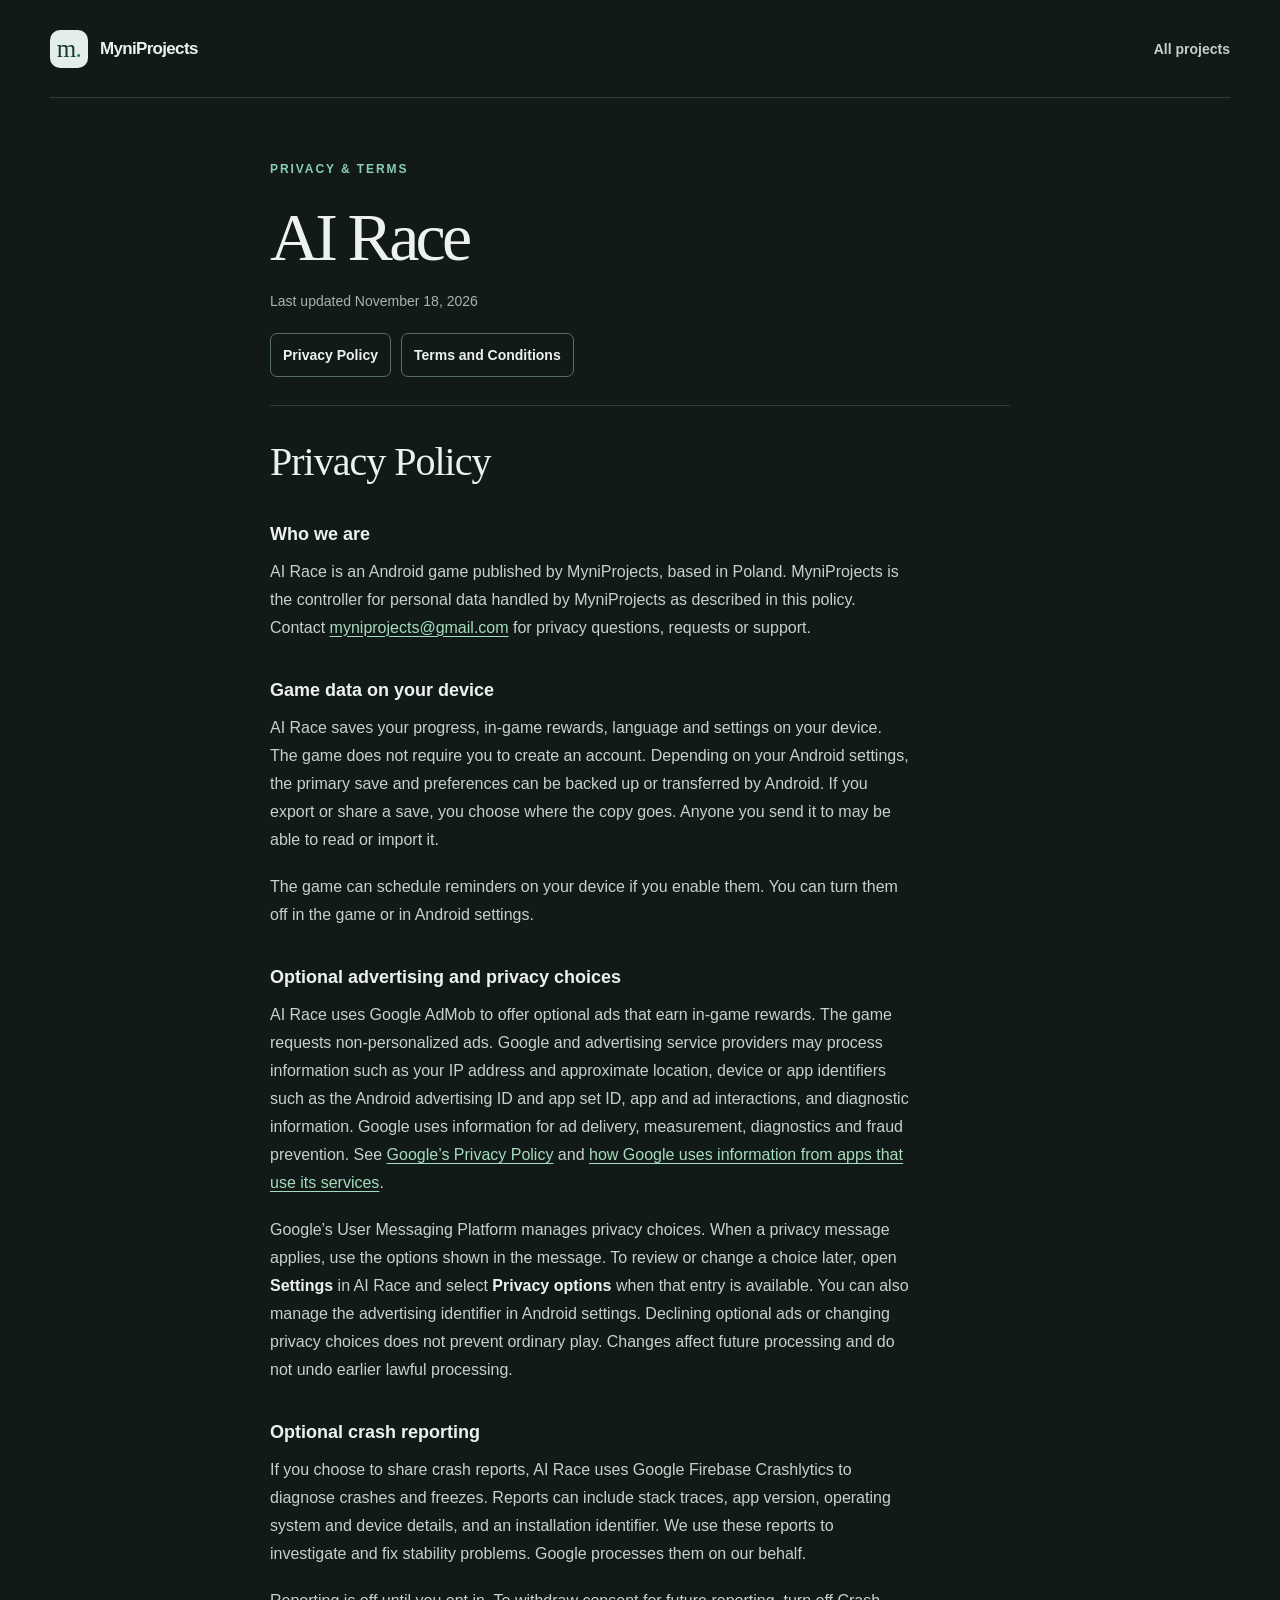
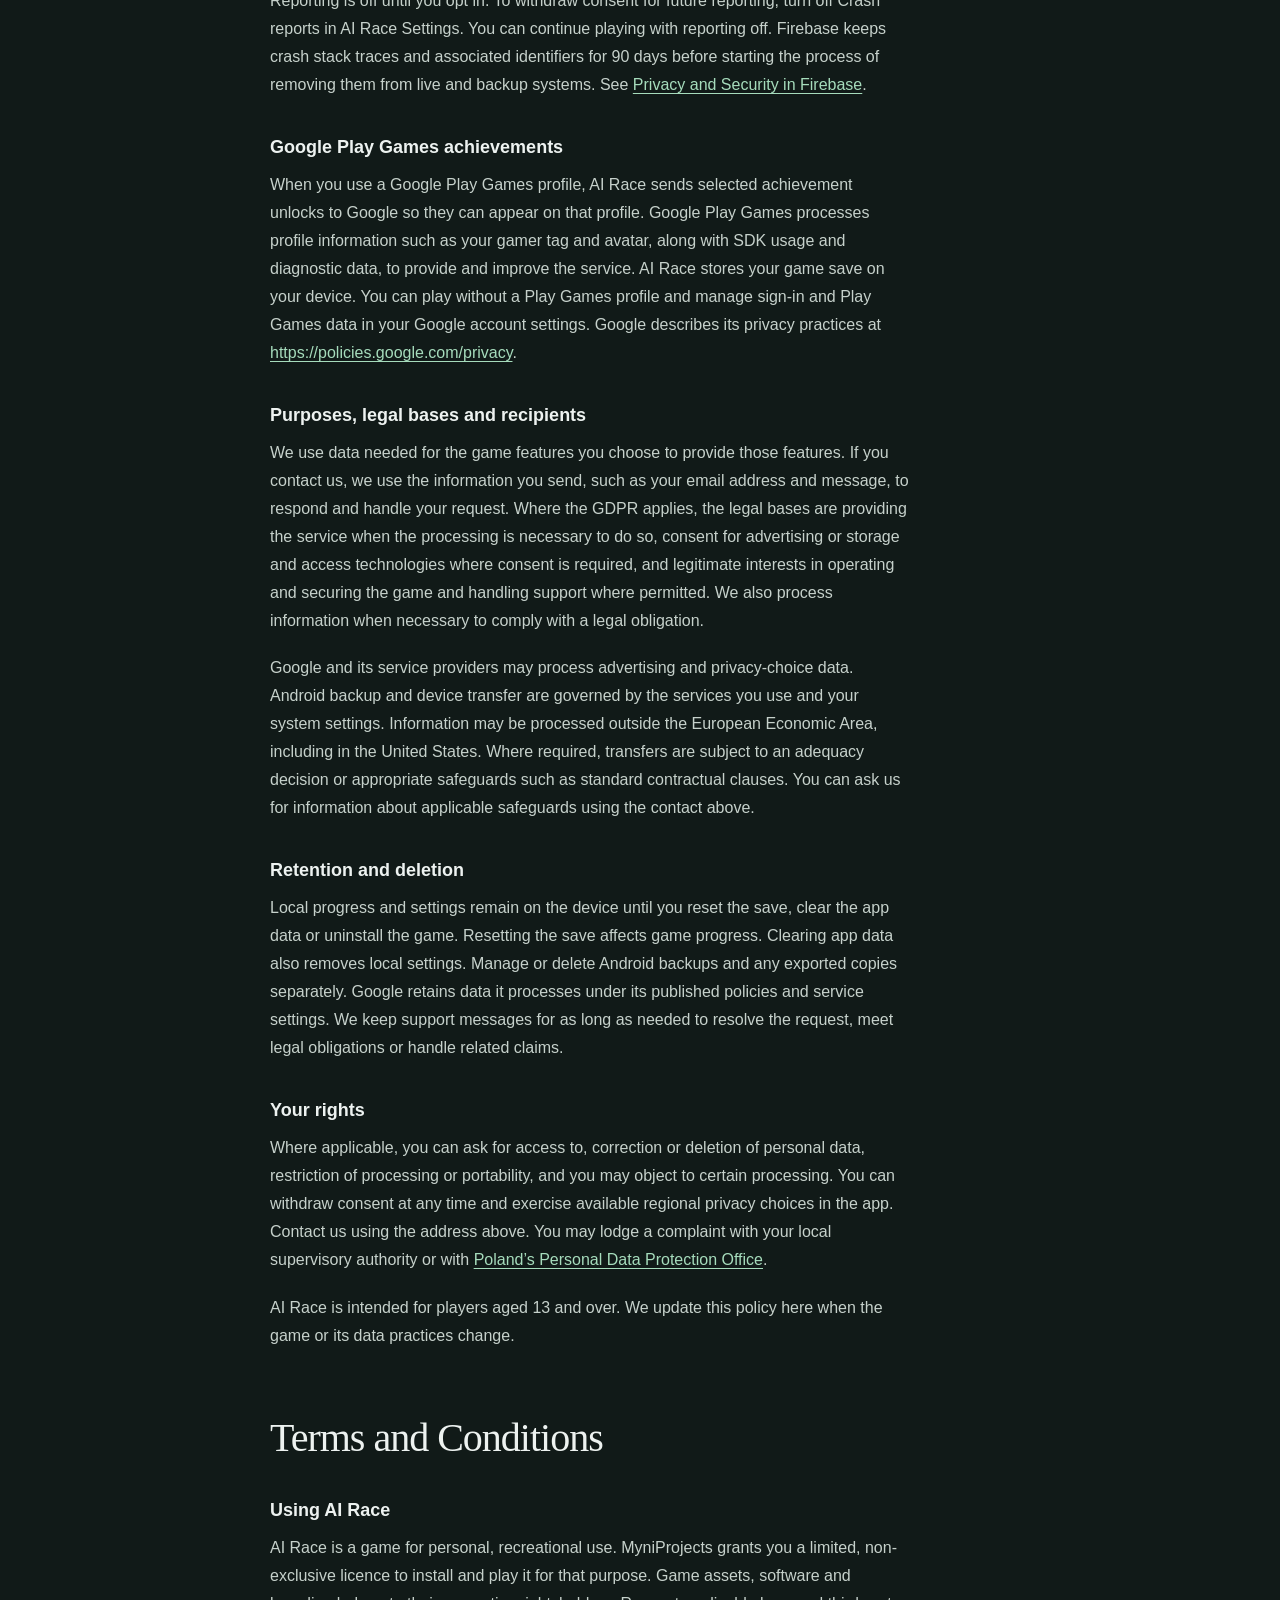
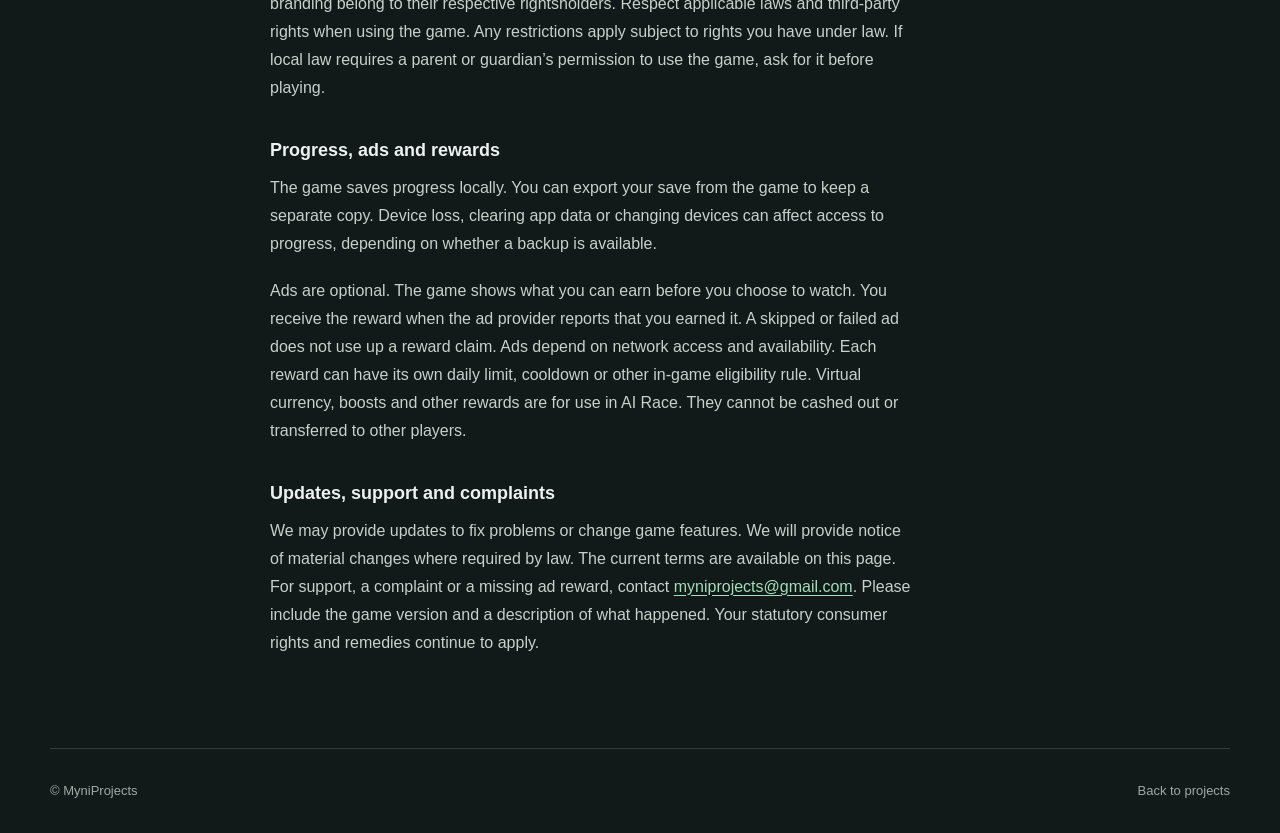
<file: ai-race.html>
<!doctype html><html lang="en"><head><meta charset="utf-8"><meta name="viewport" content="width=device-width,initial-scale=1"><meta name="description" content="Privacy policy and terms for AI Race by MyniProjects."><title>AI Race — Privacy &amp; Terms</title><link rel="stylesheet" href="styles.css"><link rel="icon" type="image/png" sizes="48x48" href="/favicon.png"></head><body><header class="header wrap"><a class="brand" href="index.html" aria-label="MyniProjects home"><span class="brand-mark" aria-hidden="true">m<span>.</span></span><span>MyniProjects</span></a><a class="back" href="index.html#apps">All projects</a></header><main class="policy wrap"><div class="policy-top"><p class="eyebrow">PRIVACY &amp; TERMS</p><h1>AI Race</h1><p class="document-date">Last updated November 18, 2026</p><nav class="document-nav" aria-label="On this page"><a href="#privacy">Privacy Policy</a><a href="#terms">Terms and Conditions</a></nav></div>
<article class="document"><h2 id="privacy" tabindex="-1">Privacy Policy</h2>
<h3>Who we are</h3>
<p>AI Race is an Android game published by MyniProjects, based in Poland. MyniProjects is the controller for personal data handled by MyniProjects as described in this policy. Contact <a href="mailto:myniprojects@gmail.com">myniprojects@gmail.com</a> for privacy questions, requests or support.</p>
<h3>Game data on your device</h3>
<p>AI Race saves your progress, in-game rewards, language and settings on your device. The game does not require you to create an account. Depending on your Android settings, the primary save and preferences can be backed up or transferred by Android. If you export or share a save, you choose where the copy goes. Anyone you send it to may be able to read or import it.</p>
<p>The game can schedule reminders on your device if you enable them. You can turn them off in the game or in Android settings.</p>
<h3>Optional advertising and privacy choices</h3>
<p>AI Race uses Google AdMob to offer optional ads that earn in-game rewards. The game requests non-personalized ads. Google and advertising service providers may process information such as your IP address and approximate location, device or app identifiers such as the Android advertising ID and app set ID, app and ad interactions, and diagnostic information. Google uses information for ad delivery, measurement, diagnostics and fraud prevention. See <a href="https://policies.google.com/privacy">Google’s Privacy Policy</a> and <a href="https://policies.google.com/technologies/partner-sites">how Google uses information from apps that use its services</a>.</p>
<p>Google’s User Messaging Platform manages privacy choices. When a privacy message applies, use the options shown in the message. To review or change a choice later, open <strong>Settings</strong> in AI Race and select <strong>Privacy options</strong> when that entry is available. You can also manage the advertising identifier in Android settings. Declining optional ads or changing privacy choices does not prevent ordinary play. Changes affect future processing and do not undo earlier lawful processing.</p>
<h3>Optional crash reporting</h3>
<p>If you choose to share crash reports, AI Race uses Google Firebase Crashlytics to diagnose crashes and freezes. Reports can include stack traces, app version, operating system and device details, and an installation identifier. We use these reports to investigate and fix stability problems. Google processes them on our behalf.</p>
<p>Reporting is off until you opt in. To withdraw consent for future reporting, turn off Crash reports in AI Race Settings. You can continue playing with reporting off. Firebase keeps crash stack traces and associated identifiers for 90 days before starting the process of removing them from live and backup systems. See <a href="https://firebase.google.com/support/privacy">Privacy and Security in Firebase</a>.</p>
<h3>Google Play Games achievements</h3>
<p>When you use a Google Play Games profile, AI Race sends selected achievement unlocks to Google so they can appear on that profile. Google Play Games processes profile information such as your gamer tag and avatar, along with SDK usage and diagnostic data, to provide and improve the service. AI Race stores your game save on your device. You can play without a Play Games profile and manage sign-in and Play Games data in your Google account settings. Google describes its privacy practices at <a href="https://policies.google.com/privacy">https://policies.google.com/privacy</a>.</p>
<h3>Purposes, legal bases and recipients</h3>
<p>We use data needed for the game features you choose to provide those features. If you contact us, we use the information you send, such as your email address and message, to respond and handle your request. Where the GDPR applies, the legal bases are providing the service when the processing is necessary to do so, consent for advertising or storage and access technologies where consent is required, and legitimate interests in operating and securing the game and handling support where permitted. We also process information when necessary to comply with a legal obligation.</p>
<p>Google and its service providers may process advertising and privacy-choice data. Android backup and device transfer are governed by the services you use and your system settings. Information may be processed outside the European Economic Area, including in the United States. Where required, transfers are subject to an adequacy decision or appropriate safeguards such as standard contractual clauses. You can ask us for information about applicable safeguards using the contact above.</p>
<h3>Retention and deletion</h3>
<p>Local progress and settings remain on the device until you reset the save, clear the app data or uninstall the game. Resetting the save affects game progress. Clearing app data also removes local settings. Manage or delete Android backups and any exported copies separately. Google retains data it processes under its published policies and service settings. We keep support messages for as long as needed to resolve the request, meet legal obligations or handle related claims.</p>
<h3>Your rights</h3>
<p>Where applicable, you can ask for access to, correction or deletion of personal data, restriction of processing or portability, and you may object to certain processing. You can withdraw consent at any time and exercise available regional privacy choices in the app. Contact us using the address above. You may lodge a complaint with your local supervisory authority or with <a href="https://uodo.gov.pl/en">Poland’s Personal Data Protection Office</a>.</p>
<p>AI Race is intended for players aged 13 and over. We update this policy here when the game or its data practices change.</p>
<h2 id="terms" tabindex="-1">Terms and Conditions</h2>
<h3>Using AI Race</h3>
<p>AI Race is a game for personal, recreational use. MyniProjects grants you a limited, non-exclusive licence to install and play it for that purpose. Game assets, software and branding belong to their respective rightsholders. Respect applicable laws and third-party rights when using the game. Any restrictions apply subject to rights you have under law. If local law requires a parent or guardian’s permission to use the game, ask for it before playing.</p>
<h3>Progress, ads and rewards</h3>
<p>The game saves progress locally. You can export your save from the game to keep a separate copy. Device loss, clearing app data or changing devices can affect access to progress, depending on whether a backup is available.</p>
<p>Ads are optional. The game shows what you can earn before you choose to watch. You receive the reward when the ad provider reports that you earned it. A skipped or failed ad does not use up a reward claim. Ads depend on network access and availability. Each reward can have its own daily limit, cooldown or other in-game eligibility rule. Virtual currency, boosts and other rewards are for use in AI Race. They cannot be cashed out or transferred to other players.</p>
<h3>Updates, support and complaints</h3>
<p>We may provide updates to fix problems or change game features. We will provide notice of material changes where required by law. The current terms are available on this page. For support, a complaint or a missing ad reward, contact <a href="mailto:myniprojects@gmail.com">myniprojects@gmail.com</a>. Please include the game version and a description of what happened. Your statutory consumer rights and remedies continue to apply.</p></article></main><footer class="footer wrap"><span>© MyniProjects</span><a href="index.html#apps">Back to projects</a></footer></body></html>
</file>
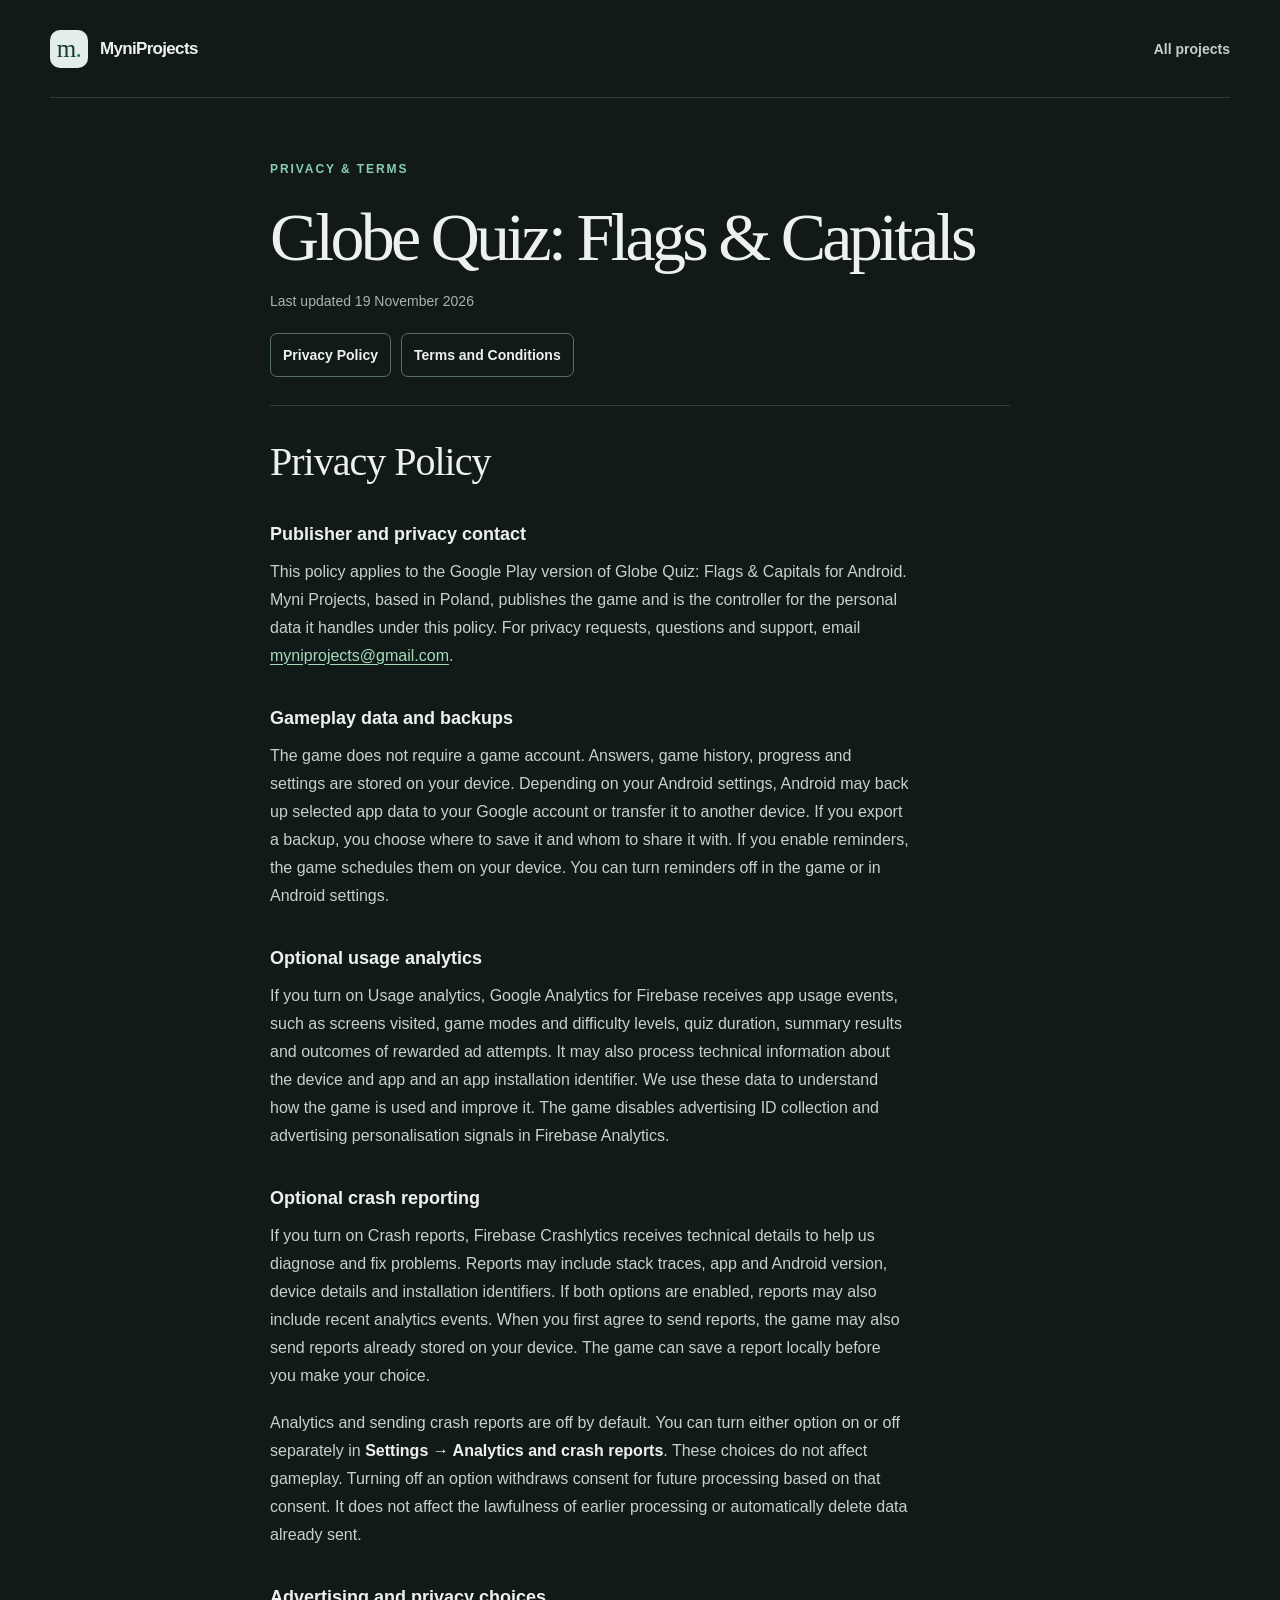
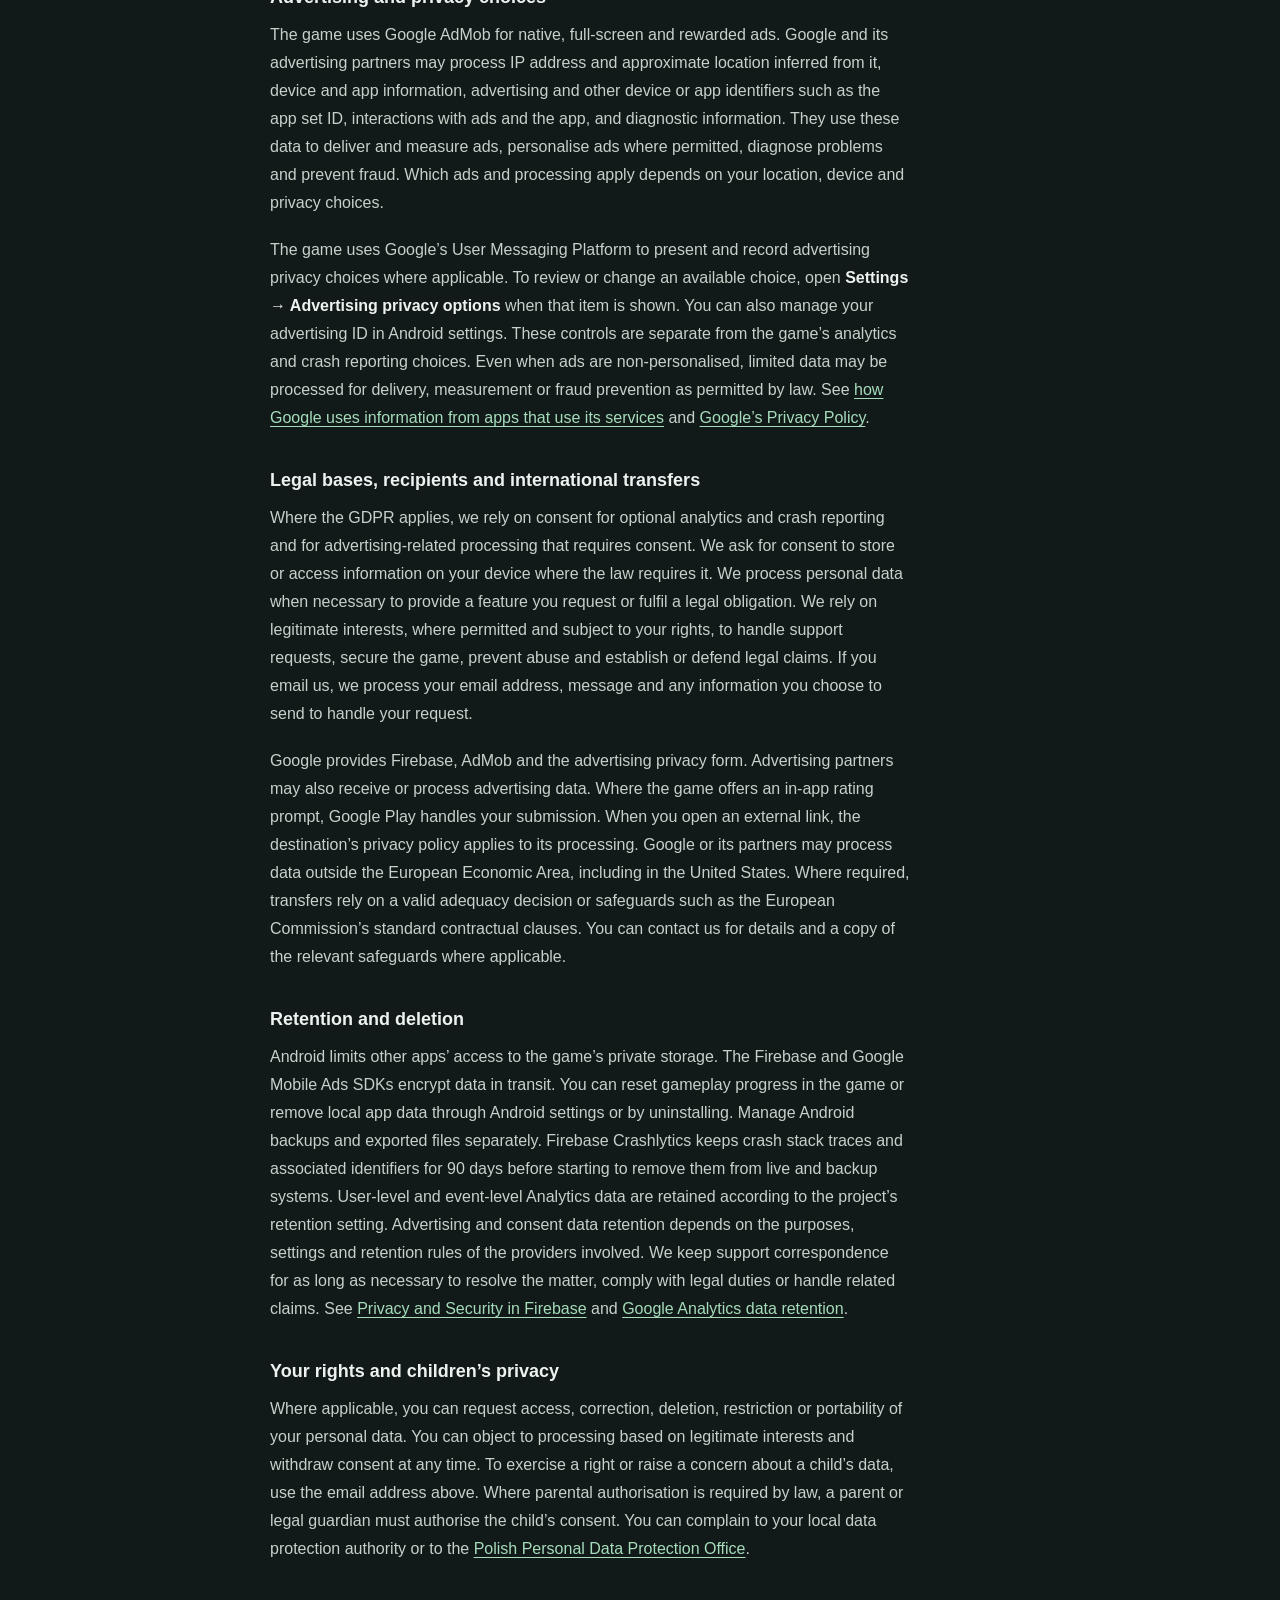
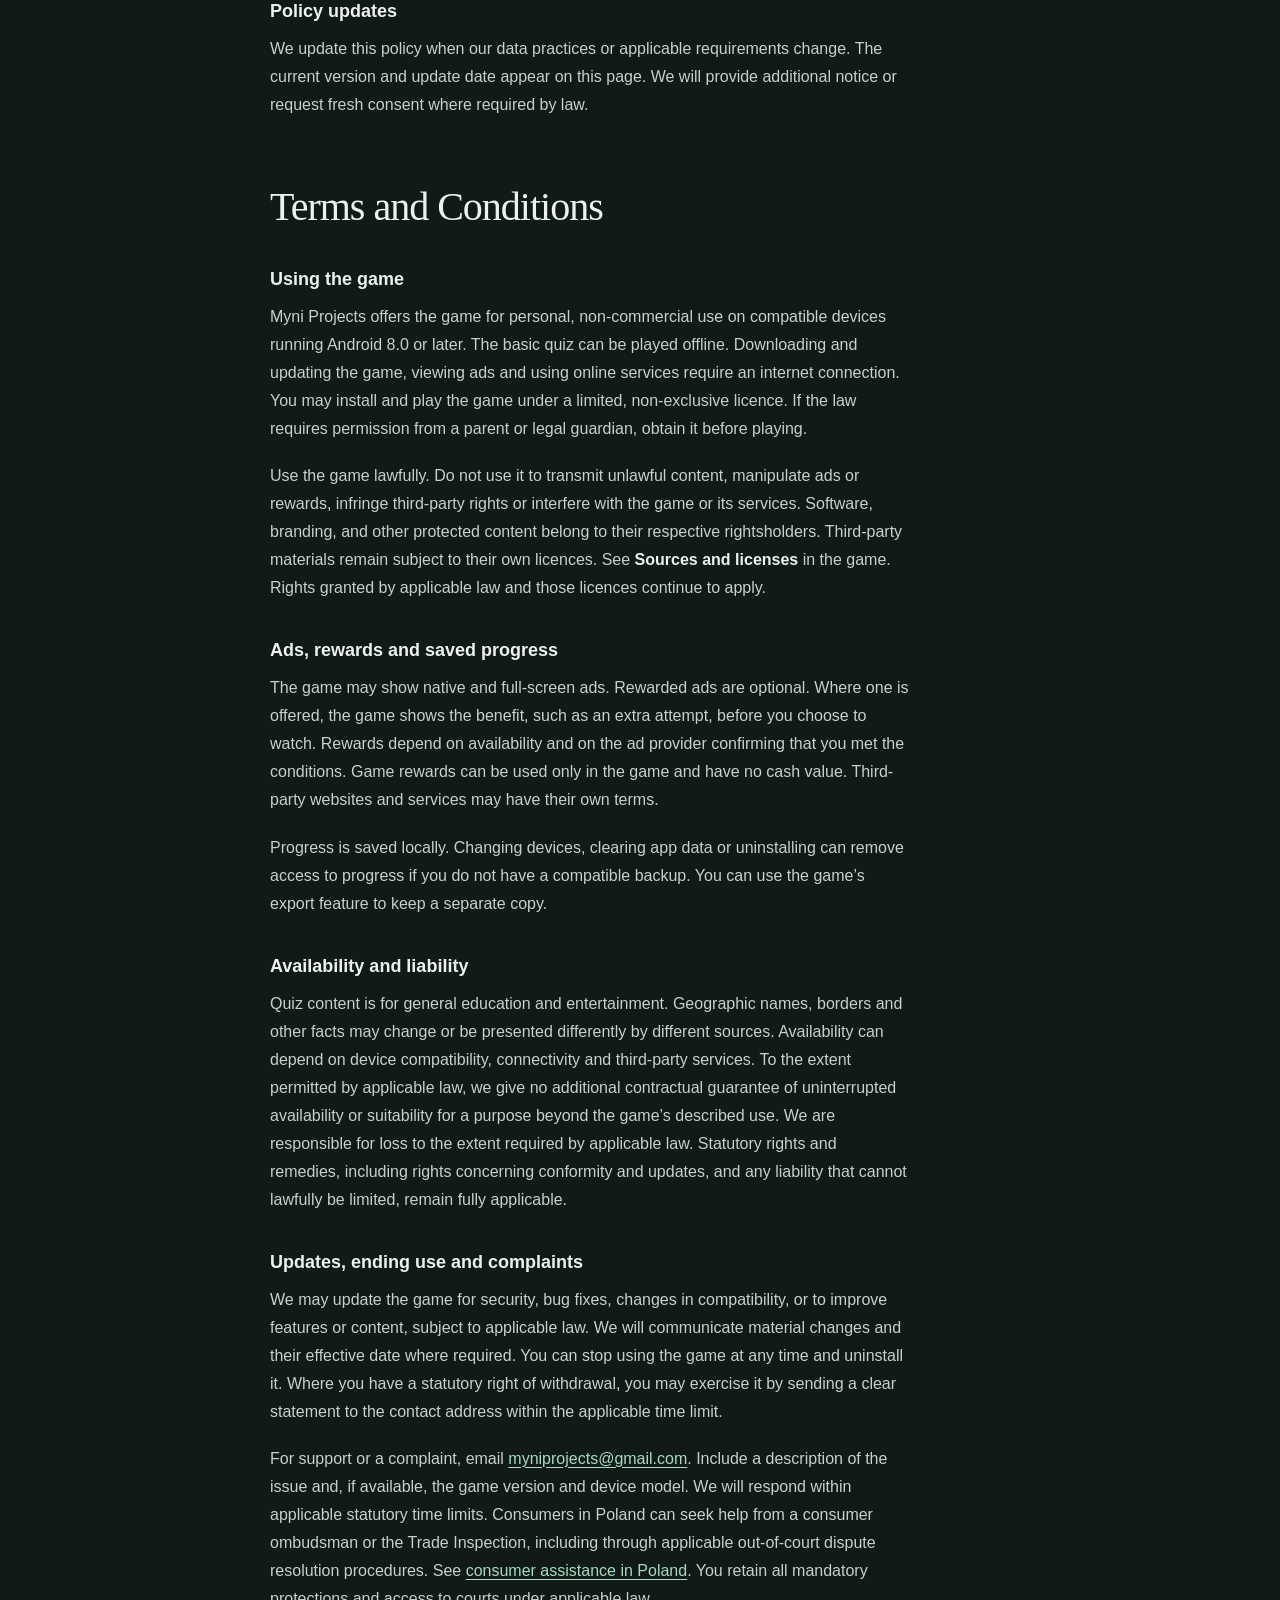
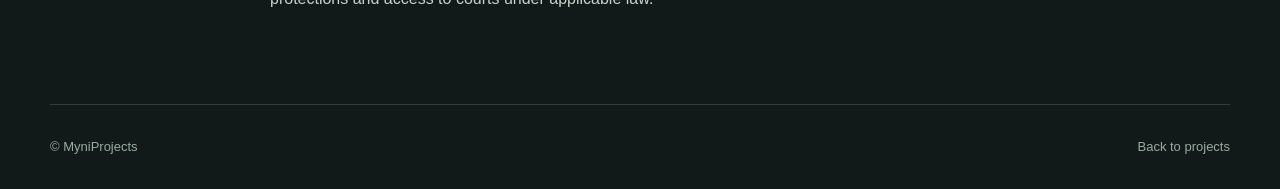
<file: countryquiz.html>
<!doctype html><html lang="en"><head><meta charset="utf-8"><meta name="viewport" content="width=device-width,initial-scale=1"><meta name="description" content="Privacy policy and terms for Globe Quiz: Flags &amp; Capitals by MyniProjects."><title>Globe Quiz: Flags &amp; Capitals — Privacy &amp; Terms</title><link rel="stylesheet" href="styles.css"><link rel="icon" type="image/png" sizes="48x48" href="/favicon.png"></head><body><header class="header wrap"><a class="brand" href="index.html" aria-label="MyniProjects home"><span class="brand-mark" aria-hidden="true">m<span>.</span></span><span>MyniProjects</span></a><a class="back" href="index.html#apps">All projects</a></header><main class="policy wrap"><div class="policy-top"><p class="eyebrow">PRIVACY &amp; TERMS</p><h1>Globe Quiz: Flags &amp; Capitals</h1><p class="document-date">Last updated 19 November 2026</p><nav class="document-nav" aria-label="On this page"><a href="#privacy">Privacy Policy</a><a href="#terms">Terms and Conditions</a></nav></div>
<article class="document"><h2 id="privacy" tabindex="-1">Privacy Policy</h2>
<h3>Publisher and privacy contact</h3>
<p>This policy applies to the Google Play version of Globe Quiz: Flags &amp; Capitals for Android. Myni Projects, based in Poland, publishes the game and is the controller for the personal data it handles under this policy. For privacy requests, questions and support, email <a href="mailto:myniprojects@gmail.com">myniprojects@gmail.com</a>.</p>
<h3>Gameplay data and backups</h3>
<p>The game does not require a game account. Answers, game history, progress and settings are stored on your device. Depending on your Android settings, Android may back up selected app data to your Google account or transfer it to another device. If you export a backup, you choose where to save it and whom to share it with. If you enable reminders, the game schedules them on your device. You can turn reminders off in the game or in Android settings.</p>
<h3>Optional usage analytics</h3>
<p>If you turn on Usage analytics, Google Analytics for Firebase receives app usage events, such as screens visited, game modes and difficulty levels, quiz duration, summary results and outcomes of rewarded ad attempts. It may also process technical information about the device and app and an app installation identifier. We use these data to understand how the game is used and improve it. The game disables advertising ID collection and advertising personalisation signals in Firebase Analytics.</p>
<h3>Optional crash reporting</h3>
<p>If you turn on Crash reports, Firebase Crashlytics receives technical details to help us diagnose and fix problems. Reports may include stack traces, app and Android version, device details and installation identifiers. If both options are enabled, reports may also include recent analytics events. When you first agree to send reports, the game may also send reports already stored on your device. The game can save a report locally before you make your choice.</p>
<p>Analytics and sending crash reports are off by default. You can turn either option on or off separately in <strong>Settings → Analytics and crash reports</strong>. These choices do not affect gameplay. Turning off an option withdraws consent for future processing based on that consent. It does not affect the lawfulness of earlier processing or automatically delete data already sent.</p>
<h3>Advertising and privacy choices</h3>
<p>The game uses Google AdMob for native, full-screen and rewarded ads. Google and its advertising partners may process IP address and approximate location inferred from it, device and app information, advertising and other device or app identifiers such as the app set ID, interactions with ads and the app, and diagnostic information. They use these data to deliver and measure ads, personalise ads where permitted, diagnose problems and prevent fraud. Which ads and processing apply depends on your location, device and privacy choices.</p>
<p>The game uses Google’s User Messaging Platform to present and record advertising privacy choices where applicable. To review or change an available choice, open <strong>Settings → Advertising privacy options</strong> when that item is shown. You can also manage your advertising ID in Android settings. These controls are separate from the game’s analytics and crash reporting choices. Even when ads are non-personalised, limited data may be processed for delivery, measurement or fraud prevention as permitted by law. See <a href="https://policies.google.com/technologies/partner-sites?hl=en">how Google uses information from apps that use its services</a> and <a href="https://policies.google.com/privacy?hl=en">Google’s Privacy Policy</a>.</p>
<h3>Legal bases, recipients and international transfers</h3>
<p>Where the GDPR applies, we rely on consent for optional analytics and crash reporting and for advertising-related processing that requires consent. We ask for consent to store or access information on your device where the law requires it. We process personal data when necessary to provide a feature you request or fulfil a legal obligation. We rely on legitimate interests, where permitted and subject to your rights, to handle support requests, secure the game, prevent abuse and establish or defend legal claims. If you email us, we process your email address, message and any information you choose to send to handle your request.</p>
<p>Google provides Firebase, AdMob and the advertising privacy form. Advertising partners may also receive or process advertising data. Where the game offers an in-app rating prompt, Google Play handles your submission. When you open an external link, the destination’s privacy policy applies to its processing. Google or its partners may process data outside the European Economic Area, including in the United States. Where required, transfers rely on a valid adequacy decision or safeguards such as the European Commission’s standard contractual clauses. You can contact us for details and a copy of the relevant safeguards where applicable.</p>
<h3>Retention and deletion</h3>
<p>Android limits other apps’ access to the game’s private storage. The Firebase and Google Mobile Ads SDKs encrypt data in transit. You can reset gameplay progress in the game or remove local app data through Android settings or by uninstalling. Manage Android backups and exported files separately. Firebase Crashlytics keeps crash stack traces and associated identifiers for 90 days before starting to remove them from live and backup systems. User-level and event-level Analytics data are retained according to the project’s retention setting. Advertising and consent data retention depends on the purposes, settings and retention rules of the providers involved. We keep support correspondence for as long as necessary to resolve the matter, comply with legal duties or handle related claims. See <a href="https://firebase.google.com/support/privacy?hl=en">Privacy and Security in Firebase</a> and <a href="https://support.google.com/analytics/answer/7667196?hl=en">Google Analytics data retention</a>.</p>
<h3>Your rights and children’s privacy</h3>
<p>Where applicable, you can request access, correction, deletion, restriction or portability of your personal data. You can object to processing based on legitimate interests and withdraw consent at any time. To exercise a right or raise a concern about a child’s data, use the email address above. Where parental authorisation is required by law, a parent or legal guardian must authorise the child’s consent. You can complain to your local data protection authority or to the <a href="https://uodo.gov.pl/en">Polish Personal Data Protection Office</a>.</p>
<h3>Policy updates</h3>
<p>We update this policy when our data practices or applicable requirements change. The current version and update date appear on this page. We will provide additional notice or request fresh consent where required by law.</p>
<h2 id="terms" tabindex="-1">Terms and Conditions</h2>
<h3>Using the game</h3>
<p>Myni Projects offers the game for personal, non-commercial use on compatible devices running Android 8.0 or later. The basic quiz can be played offline. Downloading and updating the game, viewing ads and using online services require an internet connection. You may install and play the game under a limited, non-exclusive licence. If the law requires permission from a parent or legal guardian, obtain it before playing.</p>
<p>Use the game lawfully. Do not use it to transmit unlawful content, manipulate ads or rewards, infringe third-party rights or interfere with the game or its services. Software, branding, and other protected content belong to their respective rightsholders. Third-party materials remain subject to their own licences. See <strong>Sources and licenses</strong> in the game. Rights granted by applicable law and those licences continue to apply.</p>
<h3>Ads, rewards and saved progress</h3>
<p>The game may show native and full-screen ads. Rewarded ads are optional. Where one is offered, the game shows the benefit, such as an extra attempt, before you choose to watch. Rewards depend on availability and on the ad provider confirming that you met the conditions. Game rewards can be used only in the game and have no cash value. Third-party websites and services may have their own terms.</p>
<p>Progress is saved locally. Changing devices, clearing app data or uninstalling can remove access to progress if you do not have a compatible backup. You can use the game’s export feature to keep a separate copy.</p>
<h3>Availability and liability</h3>
<p>Quiz content is for general education and entertainment. Geographic names, borders and other facts may change or be presented differently by different sources. Availability can depend on device compatibility, connectivity and third-party services. To the extent permitted by applicable law, we give no additional contractual guarantee of uninterrupted availability or suitability for a purpose beyond the game’s described use. We are responsible for loss to the extent required by applicable law. Statutory rights and remedies, including rights concerning conformity and updates, and any liability that cannot lawfully be limited, remain fully applicable.</p>
<h3>Updates, ending use and complaints</h3>
<p>We may update the game for security, bug fixes, changes in compatibility, or to improve features or content, subject to applicable law. We will communicate material changes and their effective date where required. You can stop using the game at any time and uninstall it. Where you have a statutory right of withdrawal, you may exercise it by sending a clear statement to the contact address within the applicable time limit.</p>
<p>For support or a complaint, email <a href="mailto:myniprojects@gmail.com">myniprojects@gmail.com</a>. Include a description of the issue and, if available, the game version and device model. We will respond within applicable statutory time limits. Consumers in Poland can seek help from a consumer ombudsman or the Trade Inspection, including through applicable out-of-court dispute resolution procedures. See <a href="https://www.gov.pl/web/gov/skorzystaj-z-pomocy-dla-konsumentow/">consumer assistance in Poland</a>. You retain all mandatory protections and access to courts under applicable law.</p>
</article></main><footer class="footer wrap"><span>© MyniProjects</span><a href="index.html#apps">Back to projects</a></footer></body></html>
</file>
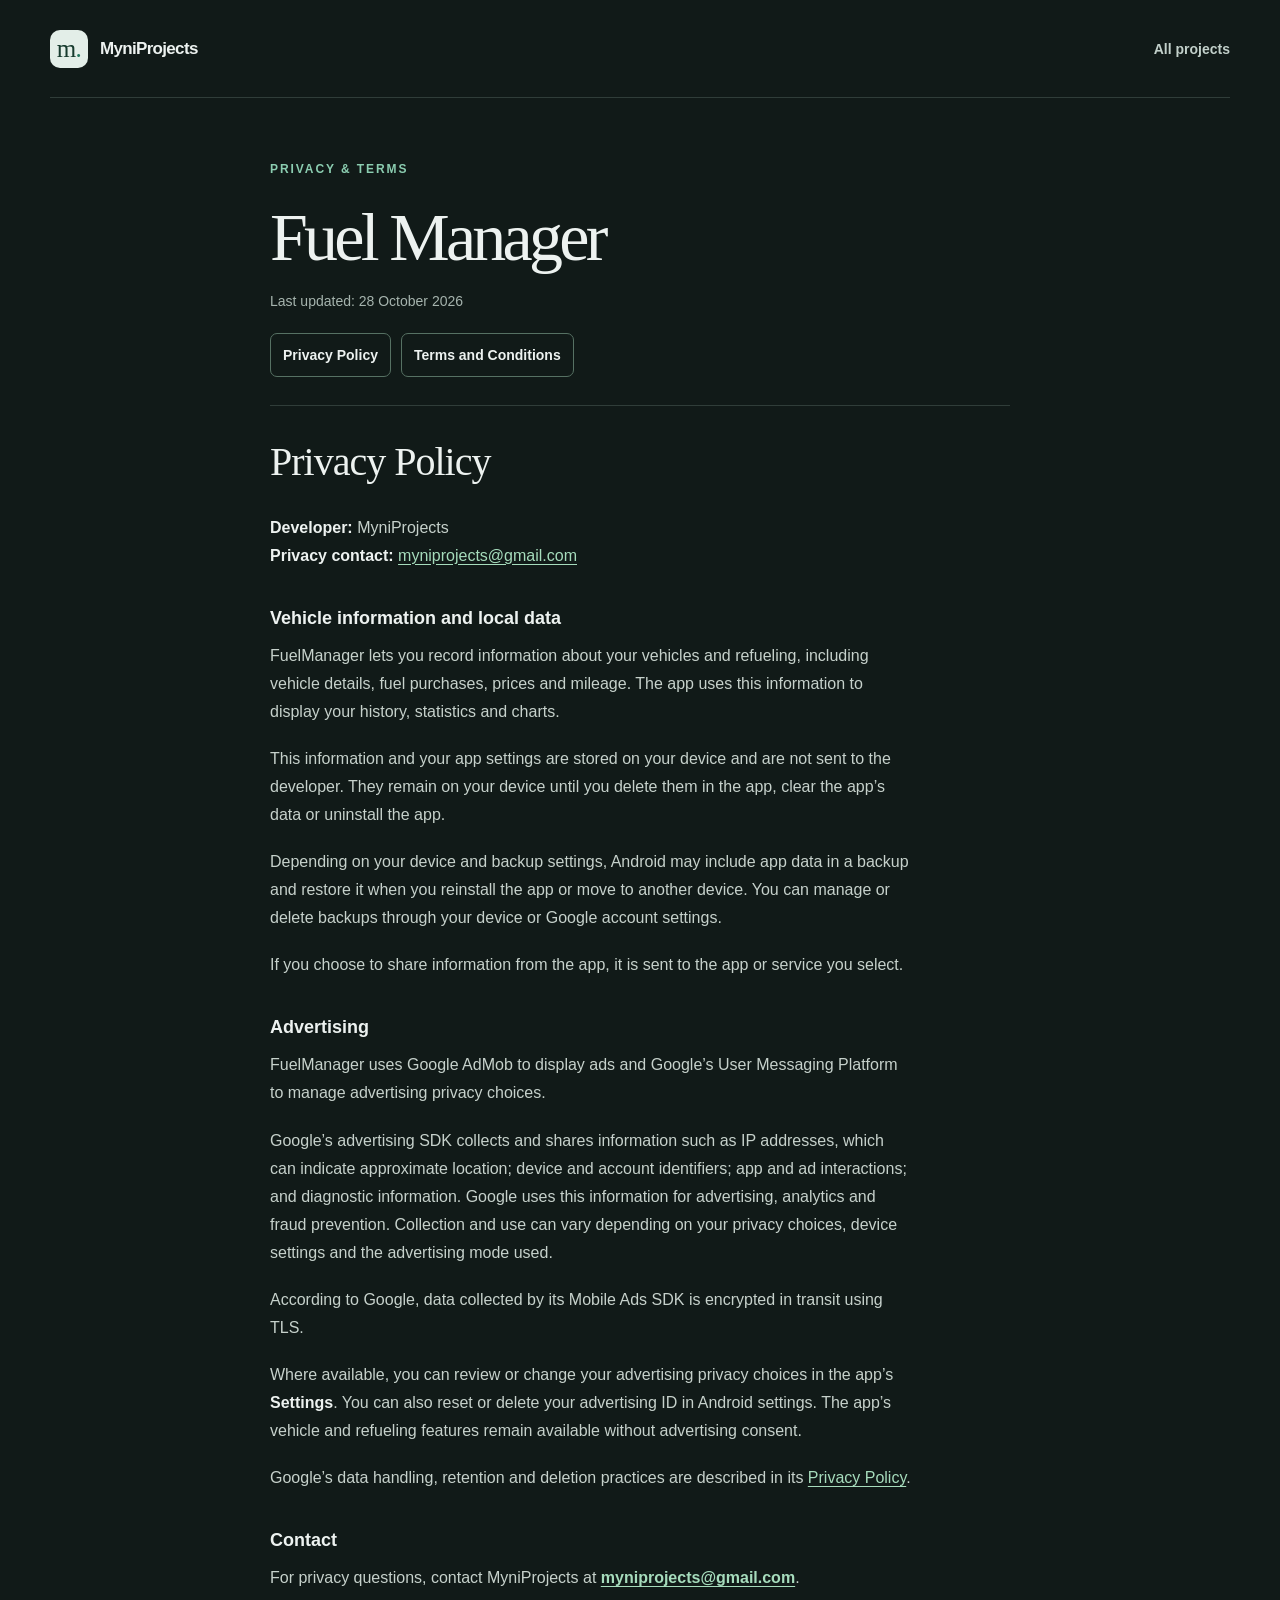
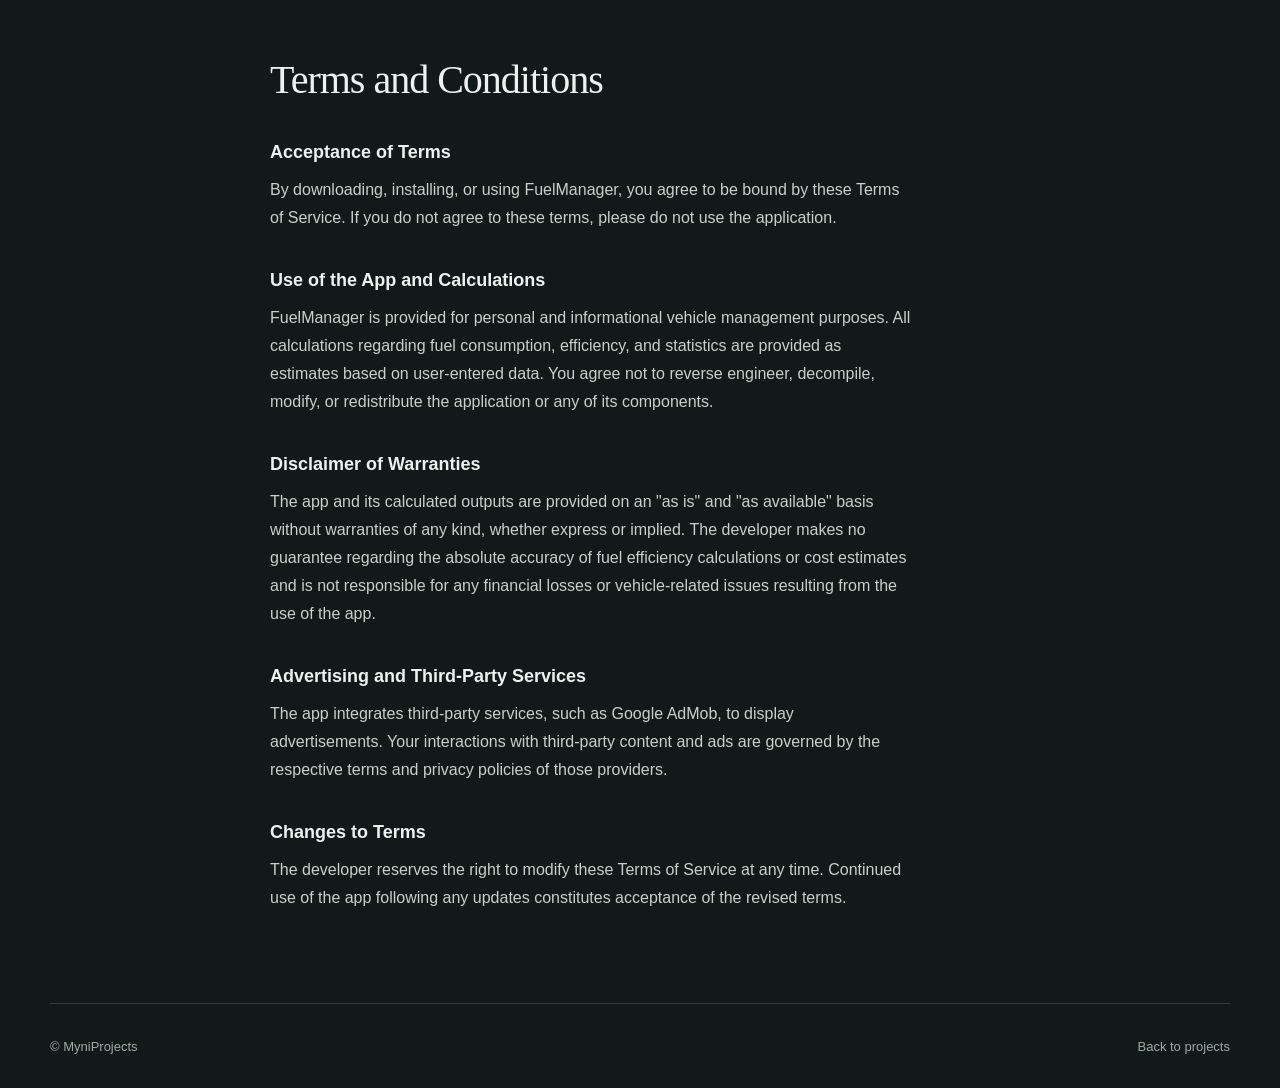
<file: fuelmanager.html>
<!doctype html><html lang="en"><head><meta charset="utf-8"><meta name="viewport" content="width=device-width,initial-scale=1"><meta name="description" content="Privacy policy and terms for Fuel Manager by MyniProjects."><title>Fuel Manager — Privacy &amp; Terms</title><link rel="stylesheet" href="styles.css"><link rel="icon" type="image/png" sizes="48x48" href="/favicon.png"></head><body><header class="header wrap"><a class="brand" href="index.html" aria-label="MyniProjects home"><span class="brand-mark" aria-hidden="true">m<span>.</span></span><span>MyniProjects</span></a><a class="back" href="index.html#apps">All projects</a></header><main class="policy wrap"><div class="policy-top"><p class="eyebrow">PRIVACY &amp; TERMS</p><h1>Fuel Manager</h1><p class="document-date">Last updated: 28 October 2026</p><nav class="document-nav" aria-label="On this page"><a href="#privacy">Privacy Policy</a><a href="#terms">Terms and Conditions</a></nav></div>
<article class="document"><h2 id="privacy" tabindex="-1">Privacy Policy</h2>
<p><strong>Developer:</strong> MyniProjects<br><strong>Privacy contact:</strong> <a href="mailto:myniprojects@gmail.com">myniprojects@gmail.com</a></p>
<h3>Vehicle information and local data</h3>
<p>FuelManager lets you record information about your vehicles and refueling, including vehicle details, fuel purchases, prices and mileage. The app uses this information to display your history, statistics and charts.</p>
<p>This information and your app settings are stored on your device and are not sent to the developer. They remain on your device until you delete them in the app, clear the app’s data or uninstall the app.</p>
<p>Depending on your device and backup settings, Android may include app data in a backup and restore it when you reinstall the app or move to another device. You can manage or delete backups through your device or Google account settings.</p>
<p>If you choose to share information from the app, it is sent to the app or service you select.</p>
<h3>Advertising</h3>
<p>FuelManager uses Google AdMob to display ads and Google’s User Messaging Platform to manage advertising privacy choices.</p>
<p>Google’s advertising SDK collects and shares information such as IP addresses, which can indicate approximate location; device and account identifiers; app and ad interactions; and diagnostic information. Google uses this information for advertising, analytics and fraud prevention. Collection and use can vary depending on your privacy choices, device settings and the advertising mode used.</p>
<p>According to Google, data collected by its Mobile Ads SDK is encrypted in transit using TLS.</p>
<p>Where available, you can review or change your advertising privacy choices in the app’s <strong>Settings</strong>. You can also reset or delete your advertising ID in Android settings. The app’s vehicle and refueling features remain available without advertising consent.</p>
<p>Google’s data handling, retention and deletion practices are described in its <a href="https://policies.google.com/privacy">Privacy Policy</a>.</p>
<h3>Contact</h3>
<p>For privacy questions, contact MyniProjects at <strong><a href="mailto:myniprojects@gmail.com">myniprojects@gmail.com</a></strong>.</p>
<h2 id="terms" tabindex="-1">Terms and Conditions</h2>
<h3>Acceptance of Terms</h3>
<p>By downloading, installing, or using FuelManager, you agree to be bound by these Terms of Service. If you do not agree to these terms, please do not use the application.</p>
<h3>Use of the App and Calculations</h3>
<p>FuelManager is provided for personal and informational vehicle management purposes. All calculations regarding fuel consumption, efficiency, and statistics are provided as estimates based on user-entered data. You agree not to reverse engineer, decompile, modify, or redistribute the application or any of its components.</p>
<h3>Disclaimer of Warranties</h3>
<p>The app and its calculated outputs are provided on an &quot;as is&quot; and &quot;as available&quot; basis without warranties of any kind, whether express or implied. The developer makes no guarantee regarding the absolute accuracy of fuel efficiency calculations or cost estimates and is not responsible for any financial losses or vehicle-related issues resulting from the use of the app.</p>
<h3>Advertising and Third-Party Services</h3>
<p>The app integrates third-party services, such as Google AdMob, to display advertisements. Your interactions with third-party content and ads are governed by the respective terms and privacy policies of those providers.</p>
<h3>Changes to Terms</h3>
<p>The developer reserves the right to modify these Terms of Service at any time. Continued use of the app following any updates constitutes acceptance of the revised terms.</p></article></main><footer class="footer wrap"><span>© MyniProjects</span><a href="index.html#apps">Back to projects</a></footer></body></html>
</file>
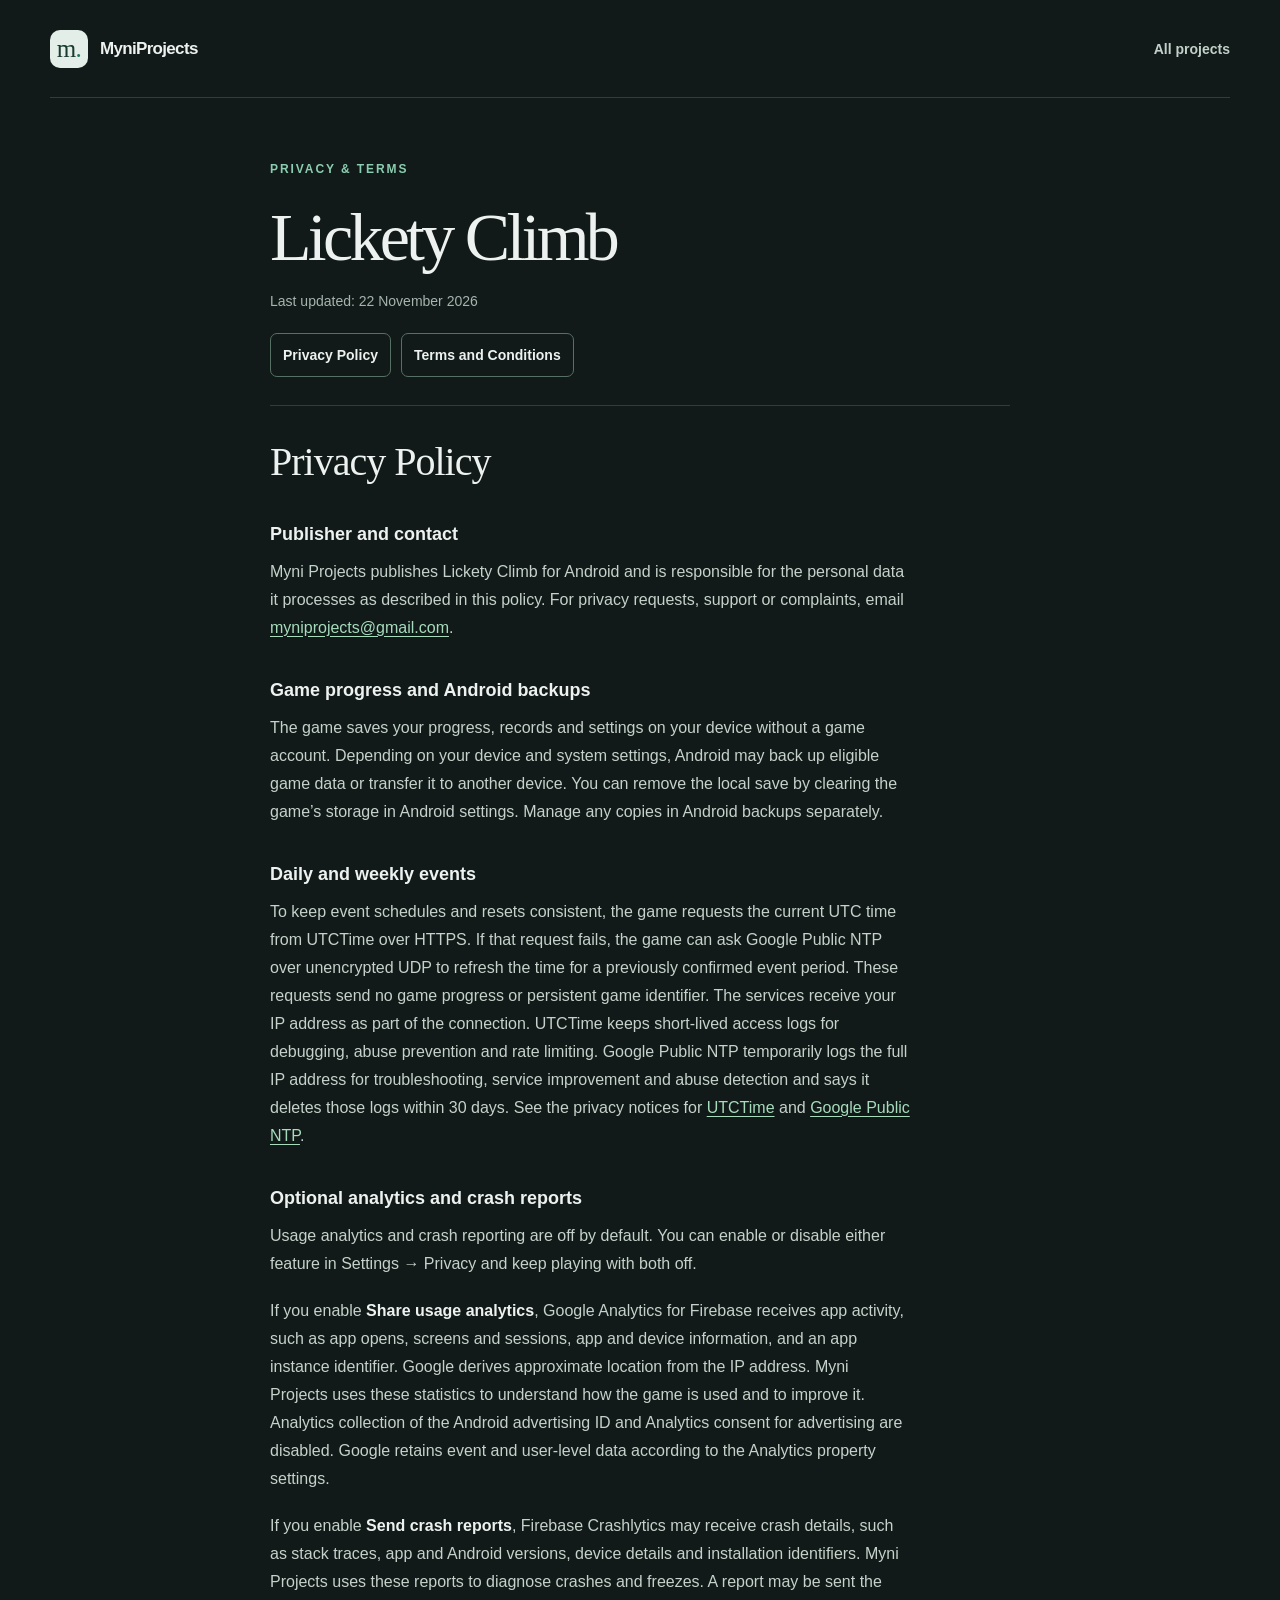
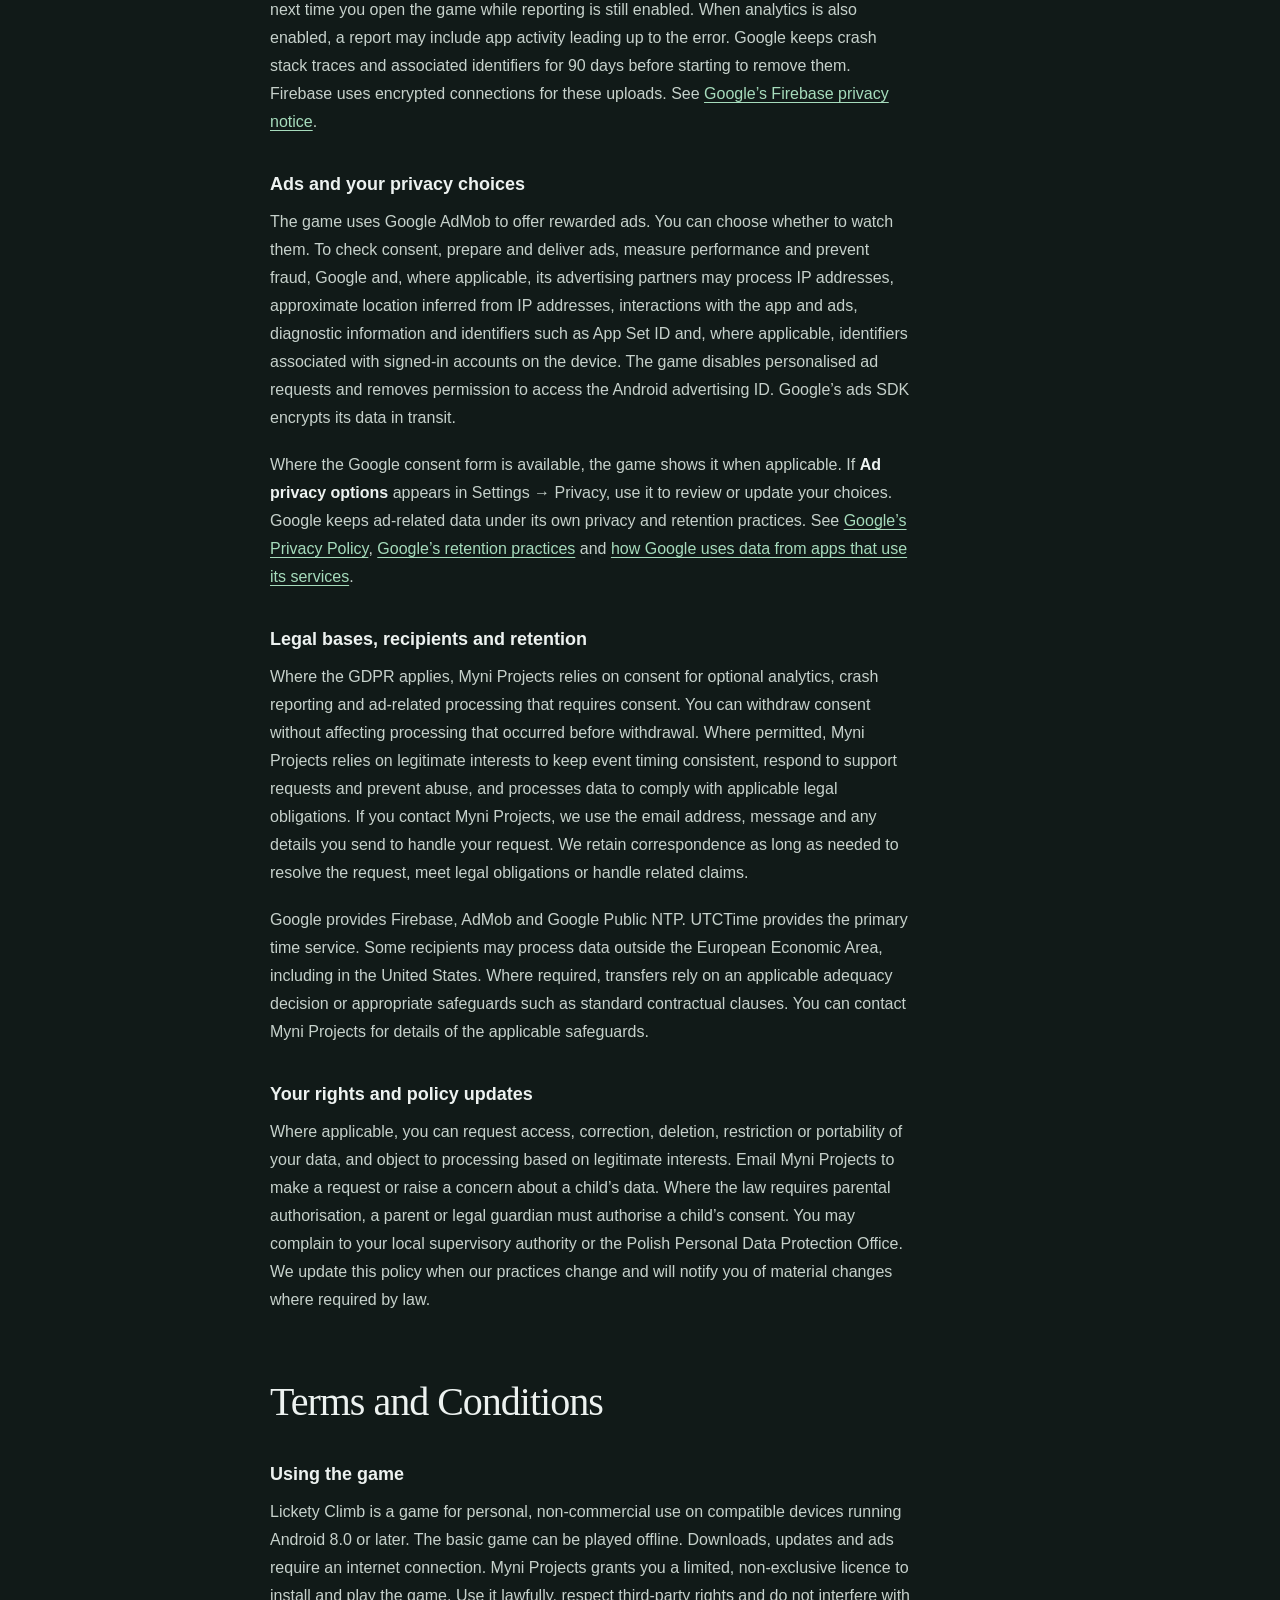
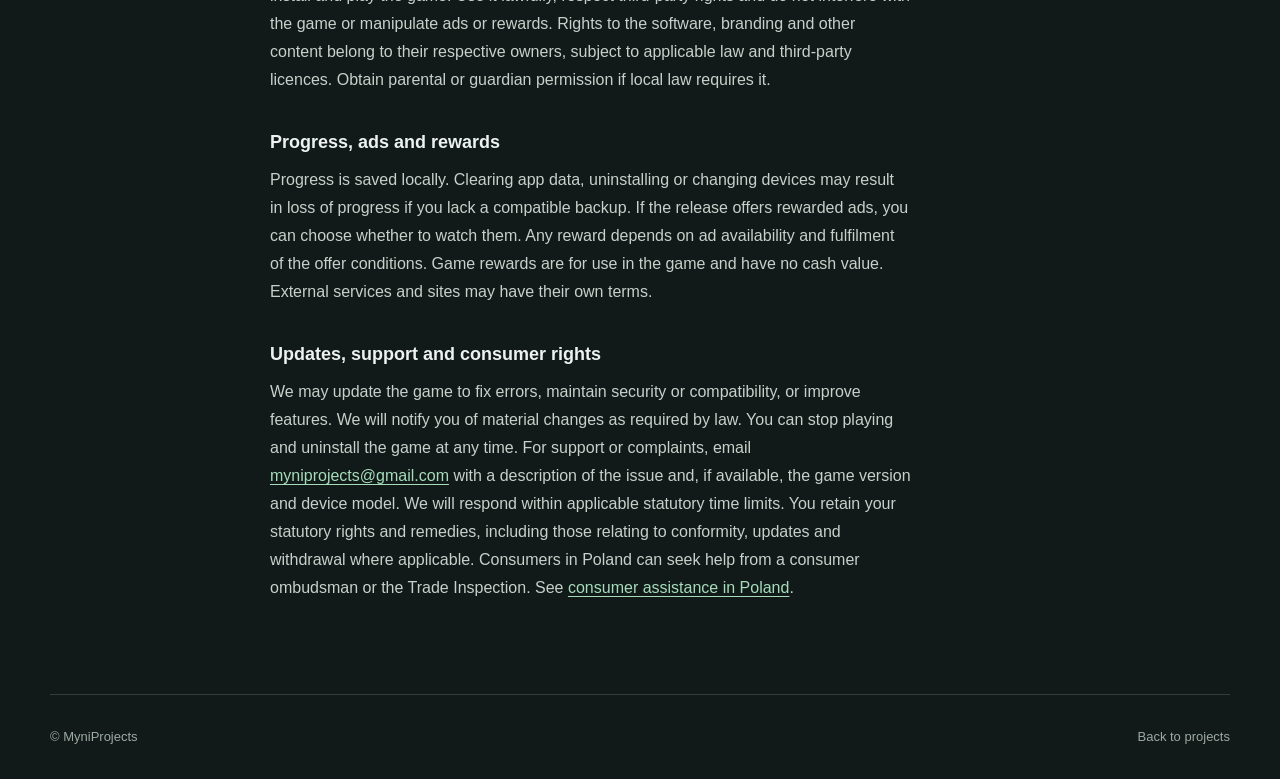
<file: licketyclimb.html>
<!doctype html><html lang="en"><head><meta charset="utf-8"><meta name="viewport" content="width=device-width,initial-scale=1"><meta name="description" content="Privacy policy and terms for Lickety Climb by MyniProjects."><title>Lickety Climb — Privacy &amp; Terms</title><link rel="stylesheet" href="styles.css"><link rel="icon" type="image/png" sizes="48x48" href="/favicon.png"></head><body><header class="header wrap"><a class="brand" href="index.html" aria-label="MyniProjects home"><span class="brand-mark" aria-hidden="true">m<span>.</span></span><span>MyniProjects</span></a><a class="back" href="index.html#apps">All projects</a></header><main class="policy wrap"><div class="policy-top"><p class="eyebrow">PRIVACY &amp; TERMS</p><h1>Lickety Climb</h1><p class="document-date">Last updated: 22 November 2026</p><nav class="document-nav" aria-label="On this page"><a href="#privacy">Privacy Policy</a><a href="#terms">Terms and Conditions</a></nav></div>
<article class="document"><h2 id="privacy" tabindex="-1">Privacy Policy</h2>
<h3>Publisher and contact</h3>
<p>Myni Projects publishes Lickety Climb for Android and is responsible for the personal data it processes as described in this policy. For privacy requests, support or complaints, email <a href="mailto:myniprojects@gmail.com">myniprojects@gmail.com</a>.</p>
<h3>Game progress and Android backups</h3>
<p>The game saves your progress, records and settings on your device without a game account. Depending on your device and system settings, Android may back up eligible game data or transfer it to another device. You can remove the local save by clearing the game’s storage in Android settings. Manage any copies in Android backups separately.</p>
<h3>Daily and weekly events</h3>
<p>To keep event schedules and resets consistent, the game requests the current UTC time from UTCTime over HTTPS. If that request fails, the game can ask Google Public NTP over unencrypted UDP to refresh the time for a previously confirmed event period. These requests send no game progress or persistent game identifier. The services receive your IP address as part of the connection. UTCTime keeps short-lived access logs for debugging, abuse prevention and rate limiting. Google Public NTP temporarily logs the full IP address for troubleshooting, service improvement and abuse detection and says it deletes those logs within 30 days. See the privacy notices for <a href="https://utctime.app/privacy/">UTCTime</a> and <a href="https://developers.google.com/time/privacy">Google Public NTP</a>.</p>
<h3>Optional analytics and crash reports</h3>
<p>Usage analytics and crash reporting are off by default. You can enable or disable either feature in Settings → Privacy and keep playing with both off.</p>
<p>If you enable <strong>Share usage analytics</strong>, Google Analytics for Firebase receives app activity, such as app opens, screens and sessions, app and device information, and an app instance identifier. Google derives approximate location from the IP address. Myni Projects uses these statistics to understand how the game is used and to improve it. Analytics collection of the Android advertising ID and Analytics consent for advertising are disabled. Google retains event and user-level data according to the Analytics property settings.</p>
<p>If you enable <strong>Send crash reports</strong>, Firebase Crashlytics may receive crash details, such as stack traces, app and Android versions, device details and installation identifiers. Myni Projects uses these reports to diagnose crashes and freezes. A report may be sent the next time you open the game while reporting is still enabled. When analytics is also enabled, a report may include app activity leading up to the error. Google keeps crash stack traces and associated identifiers for 90 days before starting to remove them. Firebase uses encrypted connections for these uploads. See <a href="https://firebase.google.com/support/privacy">Google’s Firebase privacy notice</a>.</p>
<h3>Ads and your privacy choices</h3>
<p>The game uses Google AdMob to offer rewarded ads. You can choose whether to watch them. To check consent, prepare and deliver ads, measure performance and prevent fraud, Google and, where applicable, its advertising partners may process IP addresses, approximate location inferred from IP addresses, interactions with the app and ads, diagnostic information and identifiers such as App Set ID and, where applicable, identifiers associated with signed-in accounts on the device. The game disables personalised ad requests and removes permission to access the Android advertising ID. Google’s ads SDK encrypts its data in transit.</p>
<p>Where the Google consent form is available, the game shows it when applicable. If <strong>Ad privacy options</strong> appears in Settings → Privacy, use it to review or update your choices. Google keeps ad-related data under its own privacy and retention practices. See <a href="https://policies.google.com/privacy">Google’s Privacy Policy</a>, <a href="https://policies.google.com/technologies/retention">Google’s retention practices</a> and <a href="https://policies.google.com/technologies/partner-sites">how Google uses data from apps that use its services</a>.</p>
<h3>Legal bases, recipients and retention</h3>
<p>Where the GDPR applies, Myni Projects relies on consent for optional analytics, crash reporting and ad-related processing that requires consent. You can withdraw consent without affecting processing that occurred before withdrawal. Where permitted, Myni Projects relies on legitimate interests to keep event timing consistent, respond to support requests and prevent abuse, and processes data to comply with applicable legal obligations. If you contact Myni Projects, we use the email address, message and any details you send to handle your request. We retain correspondence as long as needed to resolve the request, meet legal obligations or handle related claims.</p>
<p>Google provides Firebase, AdMob and Google Public NTP. UTCTime provides the primary time service. Some recipients may process data outside the European Economic Area, including in the United States. Where required, transfers rely on an applicable adequacy decision or appropriate safeguards such as standard contractual clauses. You can contact Myni Projects for details of the applicable safeguards.</p>
<h3>Your rights and policy updates</h3>
<p>Where applicable, you can request access, correction, deletion, restriction or portability of your data, and object to processing based on legitimate interests. Email Myni Projects to make a request or raise a concern about a child’s data. Where the law requires parental authorisation, a parent or legal guardian must authorise a child’s consent. You may complain to your local supervisory authority or the Polish Personal Data Protection Office. We update this policy when our practices change and will notify you of material changes where required by law.</p>
<h2 id="terms" tabindex="-1">Terms and Conditions</h2>
<h3>Using the game</h3>
<p>Lickety Climb is a game for personal, non-commercial use on compatible devices running Android 8.0 or later. The basic game can be played offline. Downloads, updates and ads require an internet connection. Myni Projects grants you a limited, non-exclusive licence to install and play the game. Use it lawfully, respect third-party rights and do not interfere with the game or manipulate ads or rewards. Rights to the software, branding and other content belong to their respective owners, subject to applicable law and third-party licences. Obtain parental or guardian permission if local law requires it.</p>
<h3>Progress, ads and rewards</h3>
<p>Progress is saved locally. Clearing app data, uninstalling or changing devices may result in loss of progress if you lack a compatible backup. If the release offers rewarded ads, you can choose whether to watch them. Any reward depends on ad availability and fulfilment of the offer conditions. Game rewards are for use in the game and have no cash value. External services and sites may have their own terms.</p>
<h3>Updates, support and consumer rights</h3>
<p>We may update the game to fix errors, maintain security or compatibility, or improve features. We will notify you of material changes as required by law. You can stop playing and uninstall the game at any time. For support or complaints, email <a href="mailto:myniprojects@gmail.com">myniprojects@gmail.com</a> with a description of the issue and, if available, the game version and device model. We will respond within applicable statutory time limits. You retain your statutory rights and remedies, including those relating to conformity, updates and withdrawal where applicable. Consumers in Poland can seek help from a consumer ombudsman or the Trade Inspection. See <a href="https://uokik.gov.pl/pomoc-dla-konsumentow">consumer assistance in Poland</a>.</p></article></main><footer class="footer wrap"><span>© MyniProjects</span><a href="index.html#apps">Back to projects</a></footer></body></html>
</file>
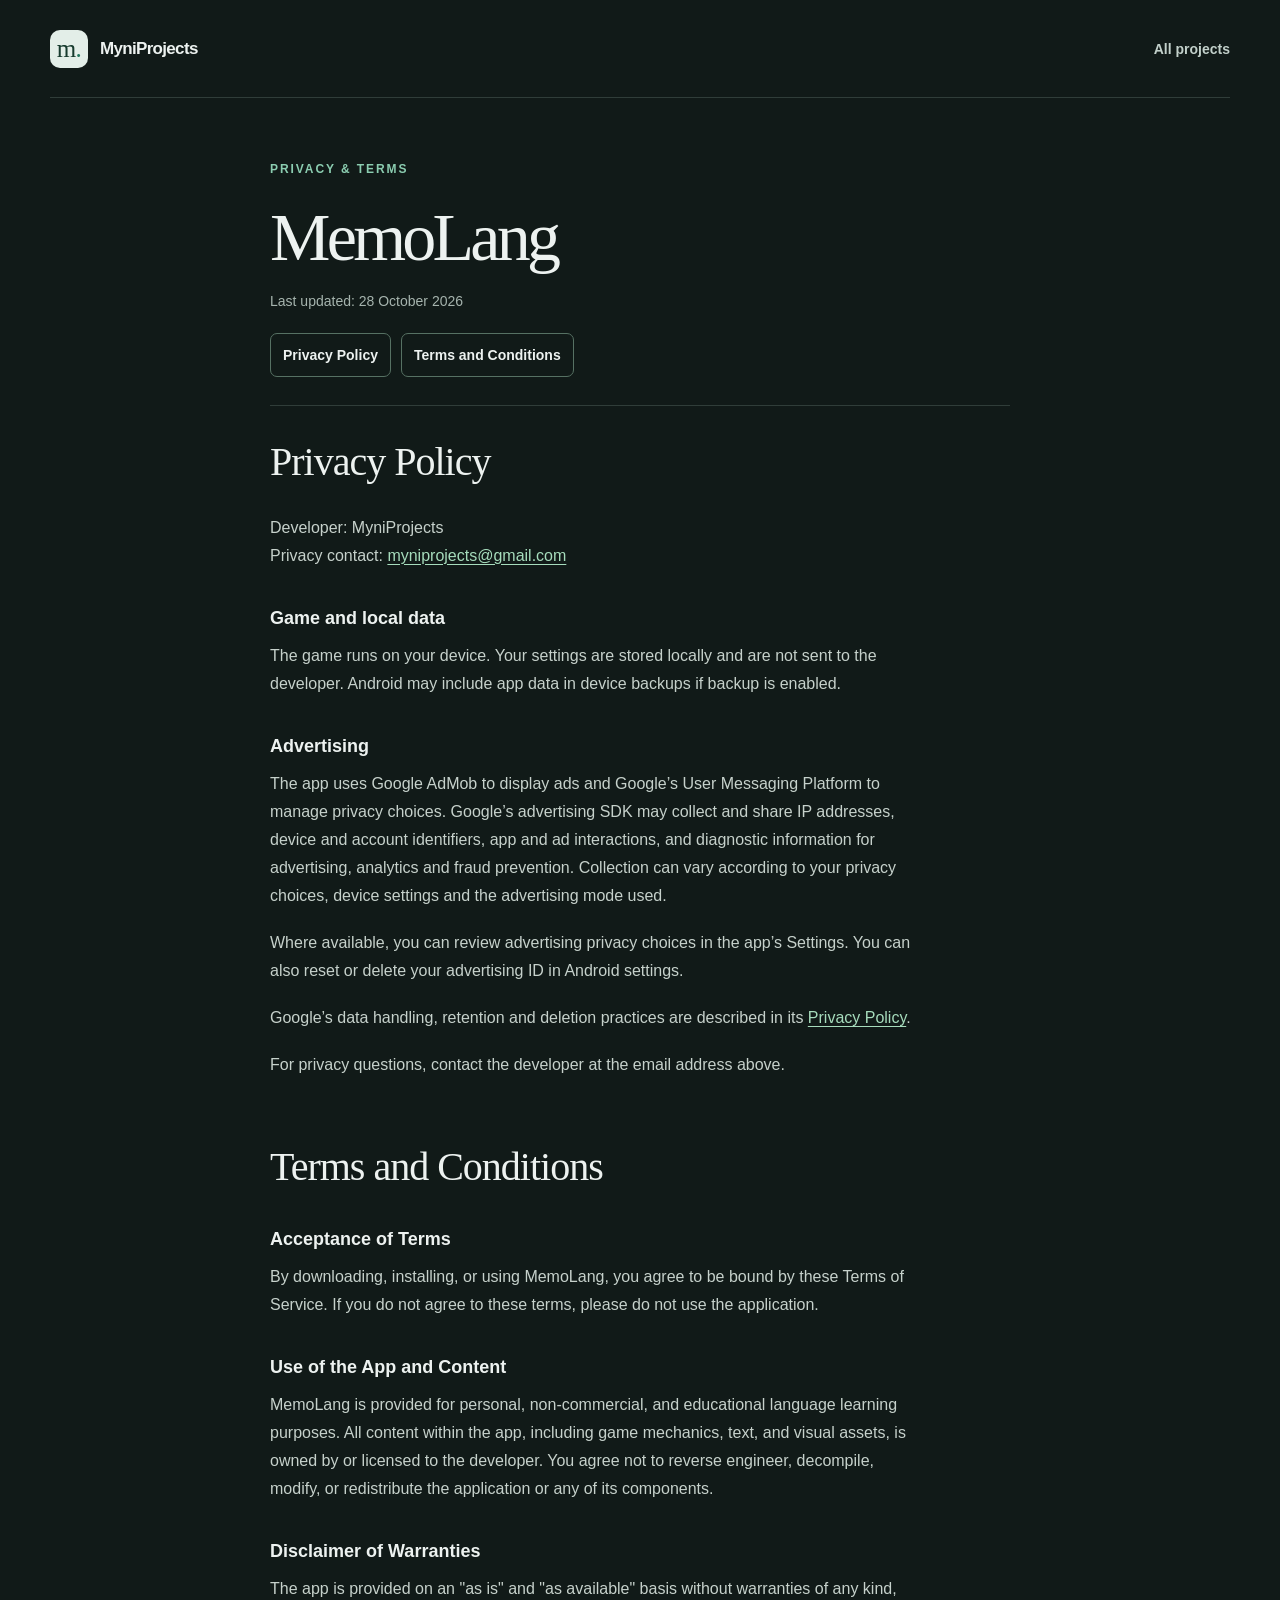
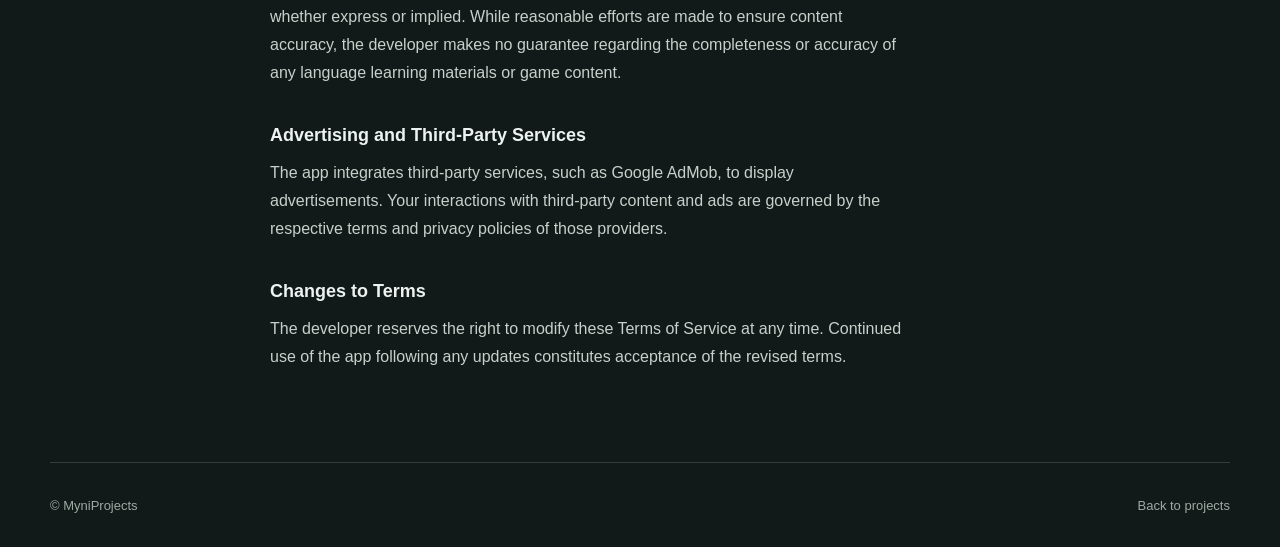
<file: memolang.html>
<!doctype html><html lang="en"><head><meta charset="utf-8"><meta name="viewport" content="width=device-width,initial-scale=1"><meta name="description" content="Privacy policy and terms for MemoLang by MyniProjects."><title>MemoLang — Privacy &amp; Terms</title><link rel="stylesheet" href="styles.css"><link rel="icon" type="image/png" sizes="48x48" href="/favicon.png"></head><body><header class="header wrap"><a class="brand" href="index.html" aria-label="MyniProjects home"><span class="brand-mark" aria-hidden="true">m<span>.</span></span><span>MyniProjects</span></a><a class="back" href="index.html#apps">All projects</a></header><main class="policy wrap"><div class="policy-top"><p class="eyebrow">PRIVACY &amp; TERMS</p><h1>MemoLang</h1><p class="document-date">Last updated: 28 October 2026</p><nav class="document-nav" aria-label="On this page"><a href="#privacy">Privacy Policy</a><a href="#terms">Terms and Conditions</a></nav></div>
<article class="document"><h2 id="privacy" tabindex="-1">Privacy Policy</h2>
<p>Developer: MyniProjects<br>Privacy contact: <a href="mailto:myniprojects@gmail.com">myniprojects@gmail.com</a></p>
<h3>Game and local data</h3>
<p>The game runs on your device. Your settings are stored locally and are not sent to the developer. Android may include app data in device backups if backup is enabled.</p>
<h3>Advertising</h3>
<p>The app uses Google AdMob to display ads and Google’s User Messaging Platform to manage privacy choices. Google’s advertising SDK may collect and share IP addresses, device and account identifiers, app and ad interactions, and diagnostic information for advertising, analytics and fraud prevention. Collection can vary according to your privacy choices, device settings and the advertising mode used.</p>
<p>Where available, you can review advertising privacy choices in the app’s Settings. You can also reset or delete your advertising ID in Android settings.</p>
<p>Google’s data handling, retention and deletion practices are described in its <a href="https://policies.google.com/privacy">Privacy Policy</a>.</p>
<p>For privacy questions, contact the developer at the email address above.</p>
<h2 id="terms" tabindex="-1">Terms and Conditions</h2>
<h3>Acceptance of Terms</h3>
<p>By downloading, installing, or using MemoLang, you agree to be bound by these Terms of Service. If you do not agree to these terms, please do not use the application.</p>
<h3>Use of the App and Content</h3>
<p>MemoLang is provided for personal, non-commercial, and educational language learning purposes. All content within the app, including game mechanics, text, and visual assets, is owned by or licensed to the developer. You agree not to reverse engineer, decompile, modify, or redistribute the application or any of its components.</p>
<h3>Disclaimer of Warranties</h3>
<p>The app is provided on an &quot;as is&quot; and &quot;as available&quot; basis without warranties of any kind, whether express or implied. While reasonable efforts are made to ensure content accuracy, the developer makes no guarantee regarding the completeness or accuracy of any language learning materials or game content.</p>
<h3>Advertising and Third-Party Services</h3>
<p>The app integrates third-party services, such as Google AdMob, to display advertisements. Your interactions with third-party content and ads are governed by the respective terms and privacy policies of those providers.</p>
<h3>Changes to Terms</h3>
<p>The developer reserves the right to modify these Terms of Service at any time. Continued use of the app following any updates constitutes acceptance of the revised terms.</p></article></main><footer class="footer wrap"><span>© MyniProjects</span><a href="index.html#apps">Back to projects</a></footer></body></html>
</file>
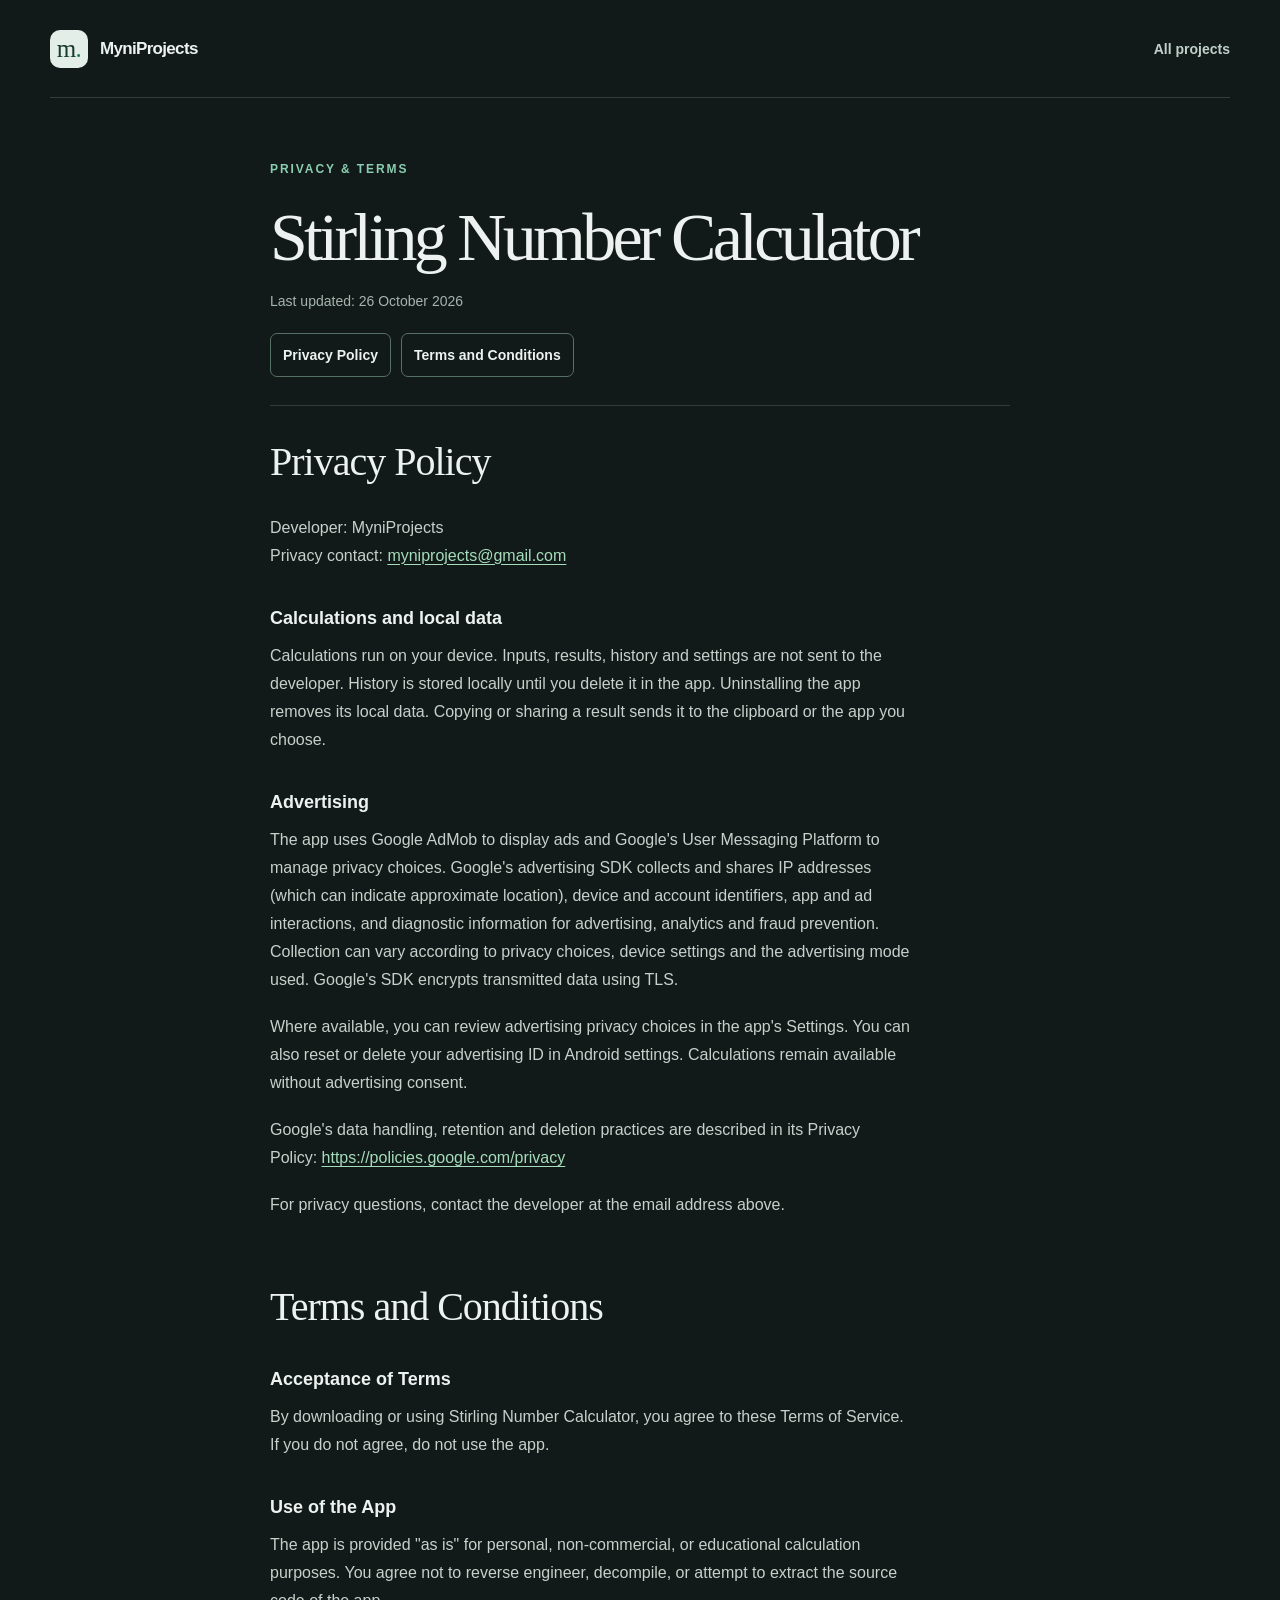
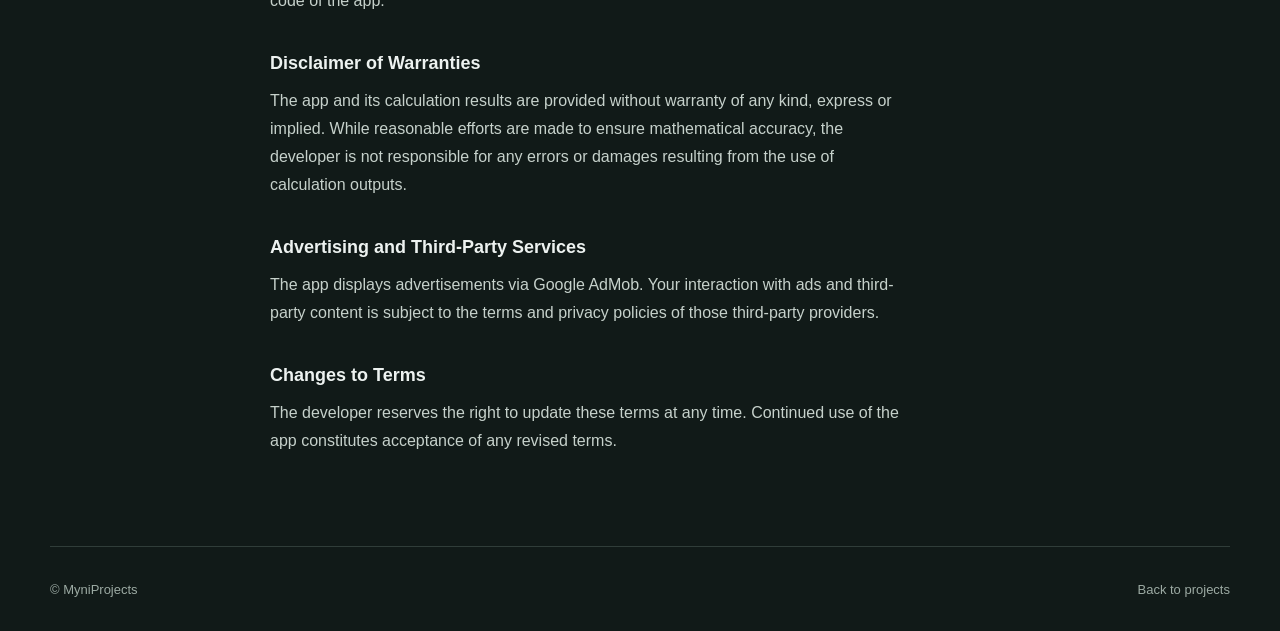
<file: stirling.html>
<!doctype html><html lang="en"><head><meta charset="utf-8"><meta name="viewport" content="width=device-width,initial-scale=1"><meta name="description" content="Privacy policy and terms for Stirling Number Calculator by MyniProjects."><title>Stirling Number Calculator — Privacy &amp; Terms</title><link rel="stylesheet" href="styles.css"><link rel="icon" type="image/png" sizes="48x48" href="/favicon.png"></head><body><header class="header wrap"><a class="brand" href="index.html" aria-label="MyniProjects home"><span class="brand-mark" aria-hidden="true">m<span>.</span></span><span>MyniProjects</span></a><a class="back" href="index.html#apps">All projects</a></header><main class="policy wrap"><div class="policy-top"><p class="eyebrow">PRIVACY &amp; TERMS</p><h1>Stirling Number Calculator</h1><p class="document-date">Last updated: 26 October 2026</p><nav class="document-nav" aria-label="On this page"><a href="#privacy">Privacy Policy</a><a href="#terms">Terms and Conditions</a></nav></div>
<article class="document"><h2 id="privacy" tabindex="-1">Privacy Policy</h2>
<p>Developer: MyniProjects<br>Privacy contact: <a href="mailto:myniprojects@gmail.com">myniprojects@gmail.com</a></p>
<h3>Calculations and local data</h3>
<p>Calculations run on your device. Inputs, results, history and settings are not sent to the developer. History is stored locally until you delete it in the app. Uninstalling the app removes its local data. Copying or sharing a result sends it to the clipboard or the app you choose.</p>
<h3>Advertising</h3>
<p>The app uses Google AdMob to display ads and Google's User Messaging Platform to manage privacy choices. Google's advertising SDK collects and shares IP addresses (which can indicate approximate location), device and account identifiers, app and ad interactions, and diagnostic information for advertising, analytics and fraud prevention. Collection can vary according to privacy choices, device settings and the advertising mode used. Google's SDK encrypts transmitted data using TLS.</p>
<p>Where available, you can review advertising privacy choices in the app's Settings. You can also reset or delete your advertising ID in Android settings. Calculations remain available without advertising consent.</p>
<p>Google's data handling, retention and deletion practices are described in its Privacy Policy: <a href="https://policies.google.com/privacy">https://policies.google.com/privacy</a></p>
<p>For privacy questions, contact the developer at the email address above.</p>
<h2 id="terms" tabindex="-1">Terms and Conditions</h2>
<h3>Acceptance of Terms</h3>
<p>By downloading or using Stirling Number Calculator, you agree to these Terms of Service. If you do not agree, do not use the app.</p>
<h3>Use of the App</h3>
<p>The app is provided &quot;as is&quot; for personal, non-commercial, or educational calculation purposes. You agree not to reverse engineer, decompile, or attempt to extract the source code of the app.</p>
<h3>Disclaimer of Warranties</h3>
<p>The app and its calculation results are provided without warranty of any kind, express or implied. While reasonable efforts are made to ensure mathematical accuracy, the developer is not responsible for any errors or damages resulting from the use of calculation outputs.</p>
<h3>Advertising and Third-Party Services</h3>
<p>The app displays advertisements via Google AdMob. Your interaction with ads and third-party content is subject to the terms and privacy policies of those third-party providers.</p>
<h3>Changes to Terms</h3>
<p>The developer reserves the right to update these terms at any time. Continued use of the app constitutes acceptance of any revised terms.</p></article></main><footer class="footer wrap"><span>© MyniProjects</span><a href="index.html#apps">Back to projects</a></footer></body></html>
</file>
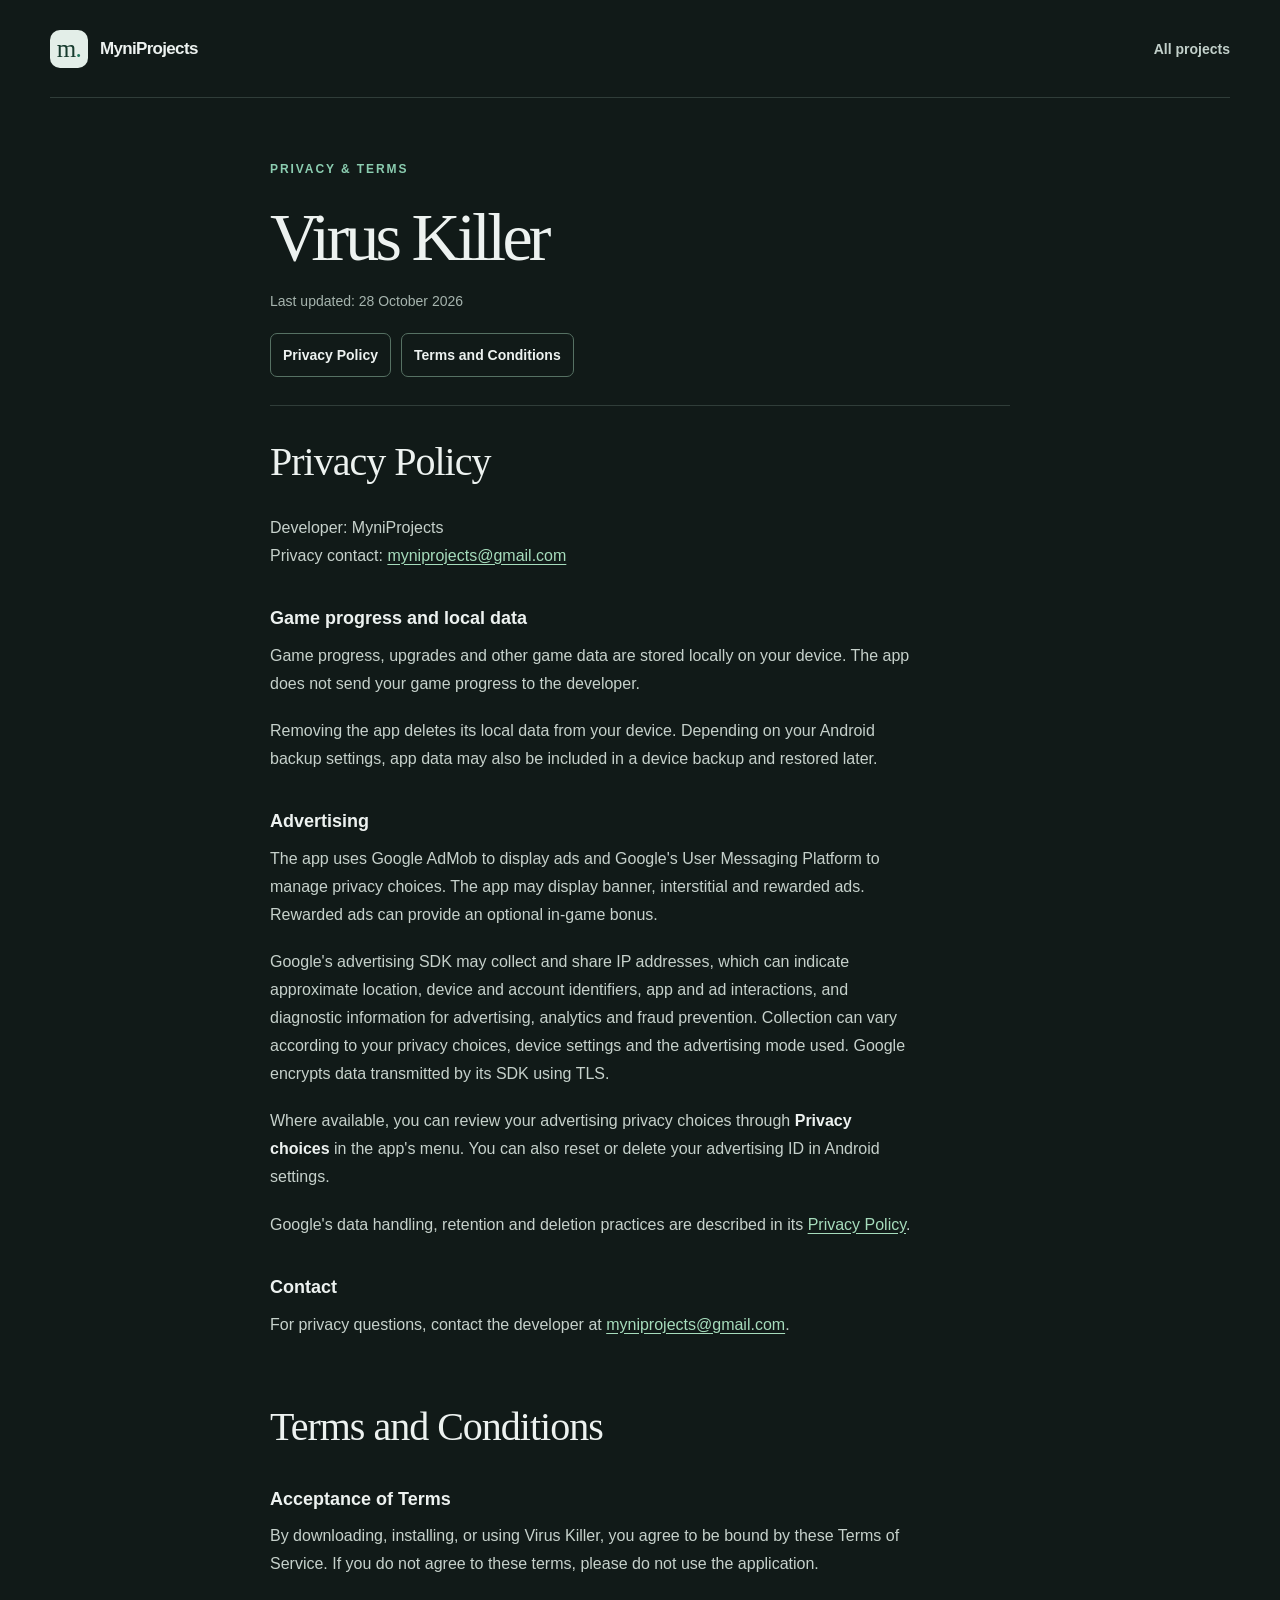
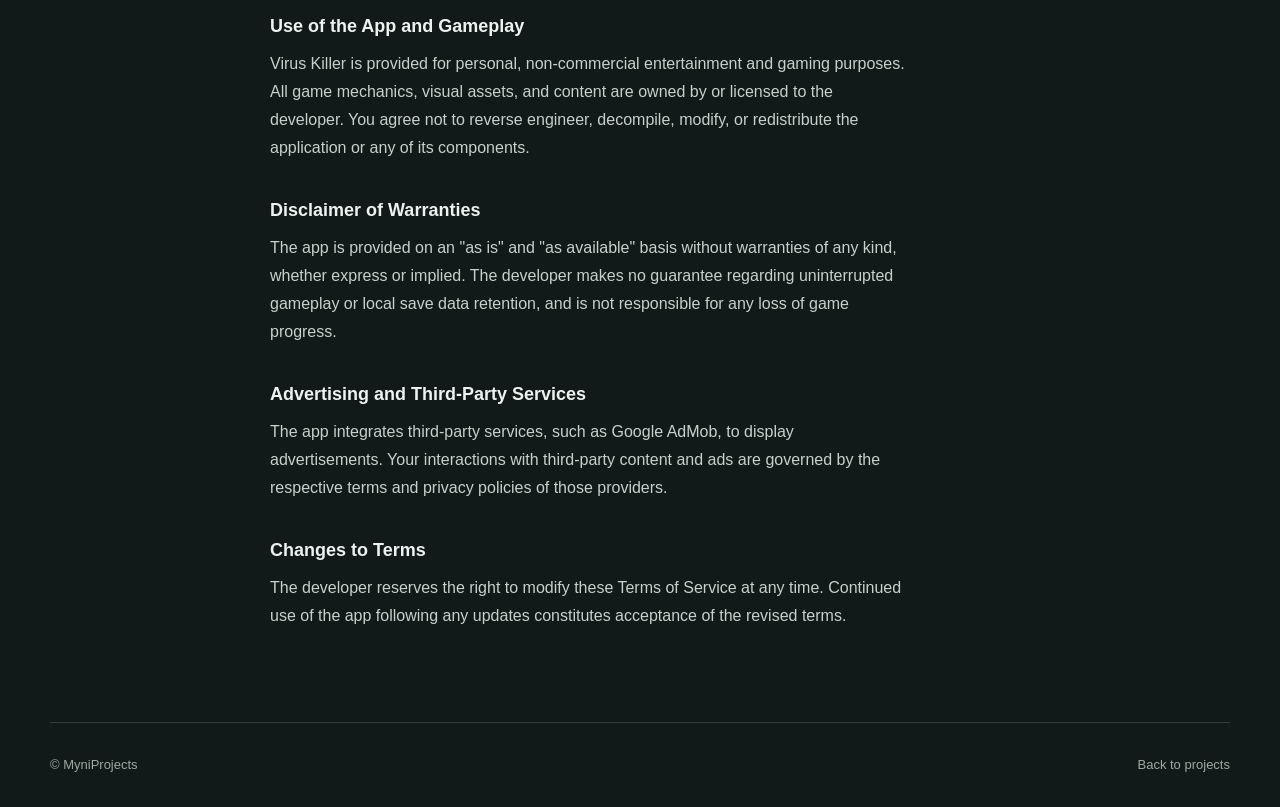
<file: viruskiller.html>
<!doctype html><html lang="en"><head><meta charset="utf-8"><meta name="viewport" content="width=device-width,initial-scale=1"><meta name="description" content="Privacy policy and terms for Virus Killer by MyniProjects."><title>Virus Killer — Privacy &amp; Terms</title><link rel="stylesheet" href="styles.css"><link rel="icon" type="image/png" sizes="48x48" href="/favicon.png"></head><body><header class="header wrap"><a class="brand" href="index.html" aria-label="MyniProjects home"><span class="brand-mark" aria-hidden="true">m<span>.</span></span><span>MyniProjects</span></a><a class="back" href="index.html#apps">All projects</a></header><main class="policy wrap"><div class="policy-top"><p class="eyebrow">PRIVACY &amp; TERMS</p><h1>Virus Killer</h1><p class="document-date">Last updated: 28 October 2026</p><nav class="document-nav" aria-label="On this page"><a href="#privacy">Privacy Policy</a><a href="#terms">Terms and Conditions</a></nav></div>
<article class="document"><h2 id="privacy" tabindex="-1">Privacy Policy</h2>
<p>Developer: MyniProjects<br>Privacy contact: <a href="mailto:myniprojects@gmail.com">myniprojects@gmail.com</a></p>
<h3>Game progress and local data</h3>
<p>Game progress, upgrades and other game data are stored locally on your device. The app does not send your game progress to the developer.</p>
<p>Removing the app deletes its local data from your device. Depending on your Android backup settings, app data may also be included in a device backup and restored later.</p>
<h3>Advertising</h3>
<p>The app uses Google AdMob to display ads and Google's User Messaging Platform to manage privacy choices. The app may display banner, interstitial and rewarded ads. Rewarded ads can provide an optional in-game bonus.</p>
<p>Google's advertising SDK may collect and share IP addresses, which can indicate approximate location, device and account identifiers, app and ad interactions, and diagnostic information for advertising, analytics and fraud prevention. Collection can vary according to your privacy choices, device settings and the advertising mode used. Google encrypts data transmitted by its SDK using TLS.</p>
<p>Where available, you can review your advertising privacy choices through <strong>Privacy choices</strong> in the app's menu. You can also reset or delete your advertising ID in Android settings.</p>
<p>Google's data handling, retention and deletion practices are described in its <a href="https://policies.google.com/privacy">Privacy Policy</a>.</p>
<h3>Contact</h3>
<p>For privacy questions, contact the developer at <a href="mailto:myniprojects@gmail.com">myniprojects@gmail.com</a>.</p>
<h2 id="terms" tabindex="-1">Terms and Conditions</h2>
<h3>Acceptance of Terms</h3>
<p>By downloading, installing, or using Virus Killer, you agree to be bound by these Terms of Service. If you do not agree to these terms, please do not use the application.</p>
<h3>Use of the App and Gameplay</h3>
<p>Virus Killer is provided for personal, non-commercial entertainment and gaming purposes. All game mechanics, visual assets, and content are owned by or licensed to the developer. You agree not to reverse engineer, decompile, modify, or redistribute the application or any of its components.</p>
<h3>Disclaimer of Warranties</h3>
<p>The app is provided on an &quot;as is&quot; and &quot;as available&quot; basis without warranties of any kind, whether express or implied. The developer makes no guarantee regarding uninterrupted gameplay or local save data retention, and is not responsible for any loss of game progress.</p>
<h3>Advertising and Third-Party Services</h3>
<p>The app integrates third-party services, such as Google AdMob, to display advertisements. Your interactions with third-party content and ads are governed by the respective terms and privacy policies of those providers.</p>
<h3>Changes to Terms</h3>
<p>The developer reserves the right to modify these Terms of Service at any time. Continued use of the app following any updates constitutes acceptance of the revised terms.</p></article></main><footer class="footer wrap"><span>© MyniProjects</span><a href="index.html#apps">Back to projects</a></footer></body></html>
</file>
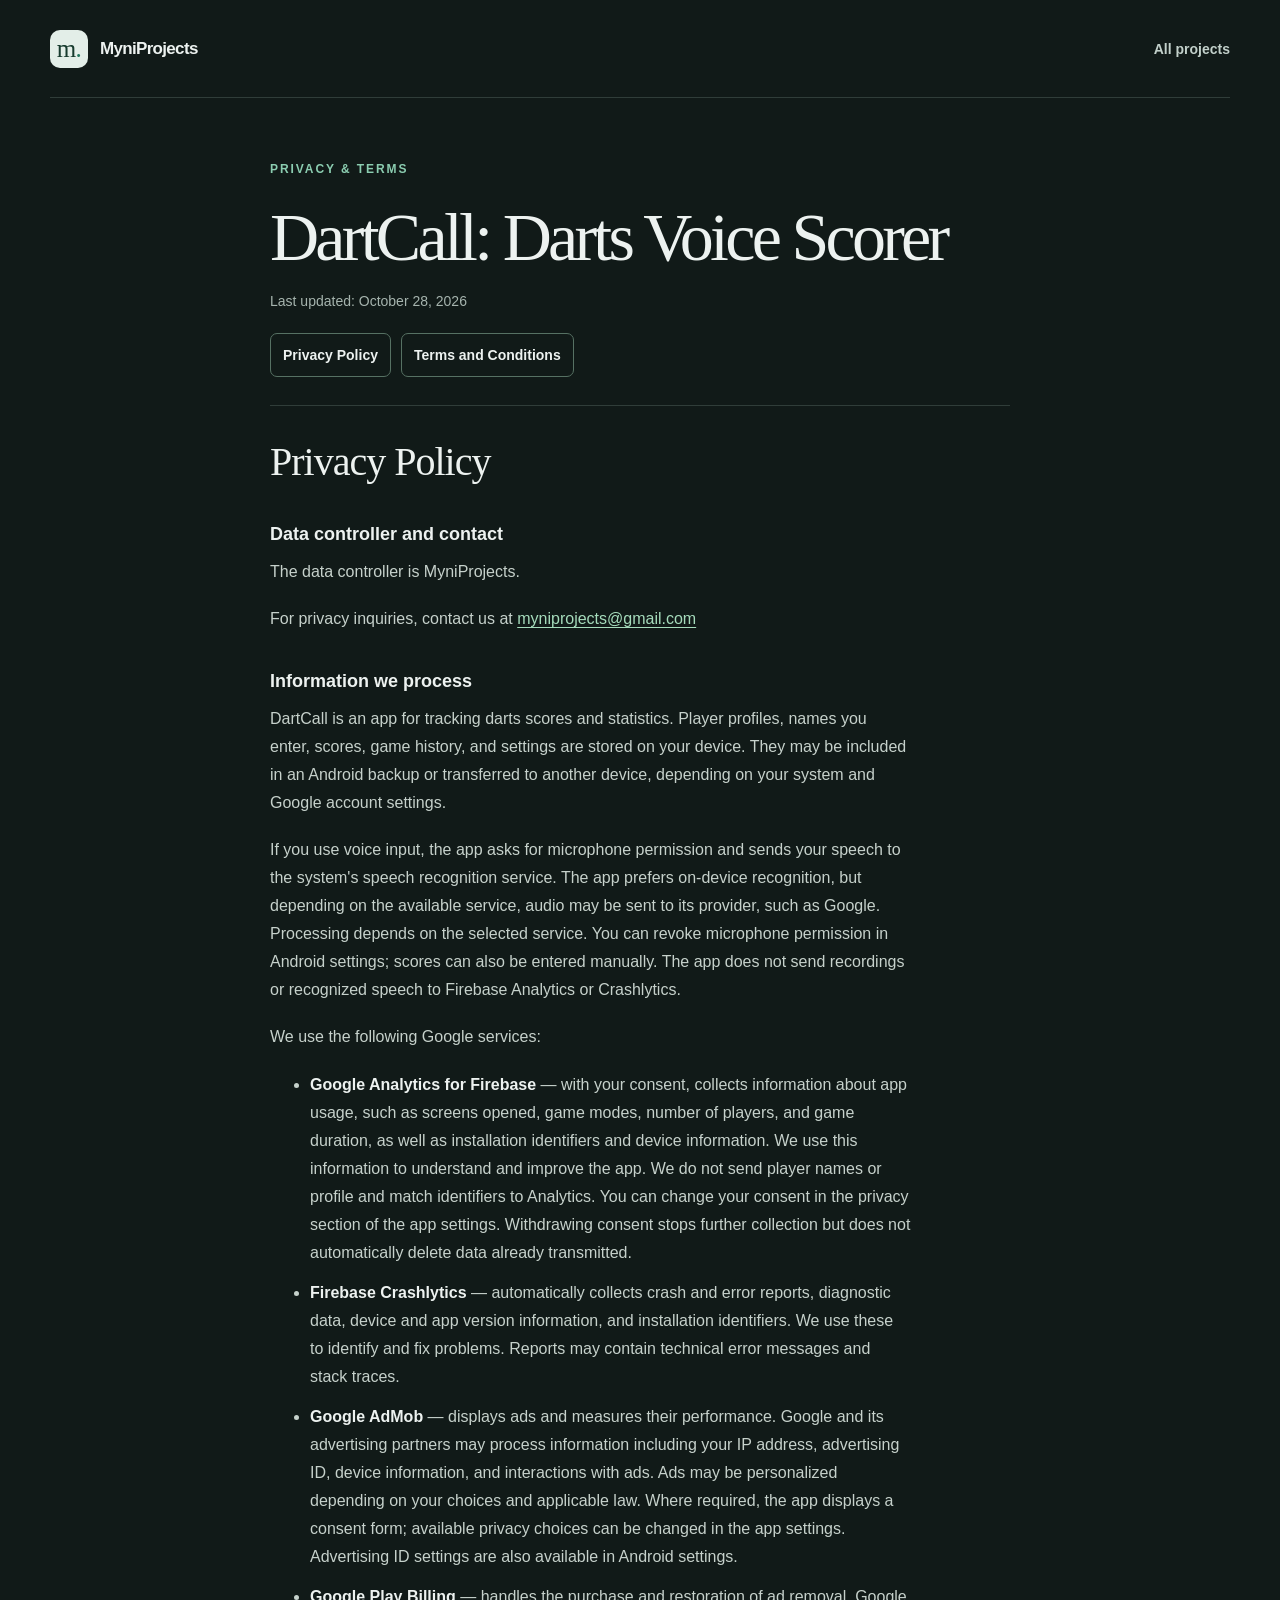
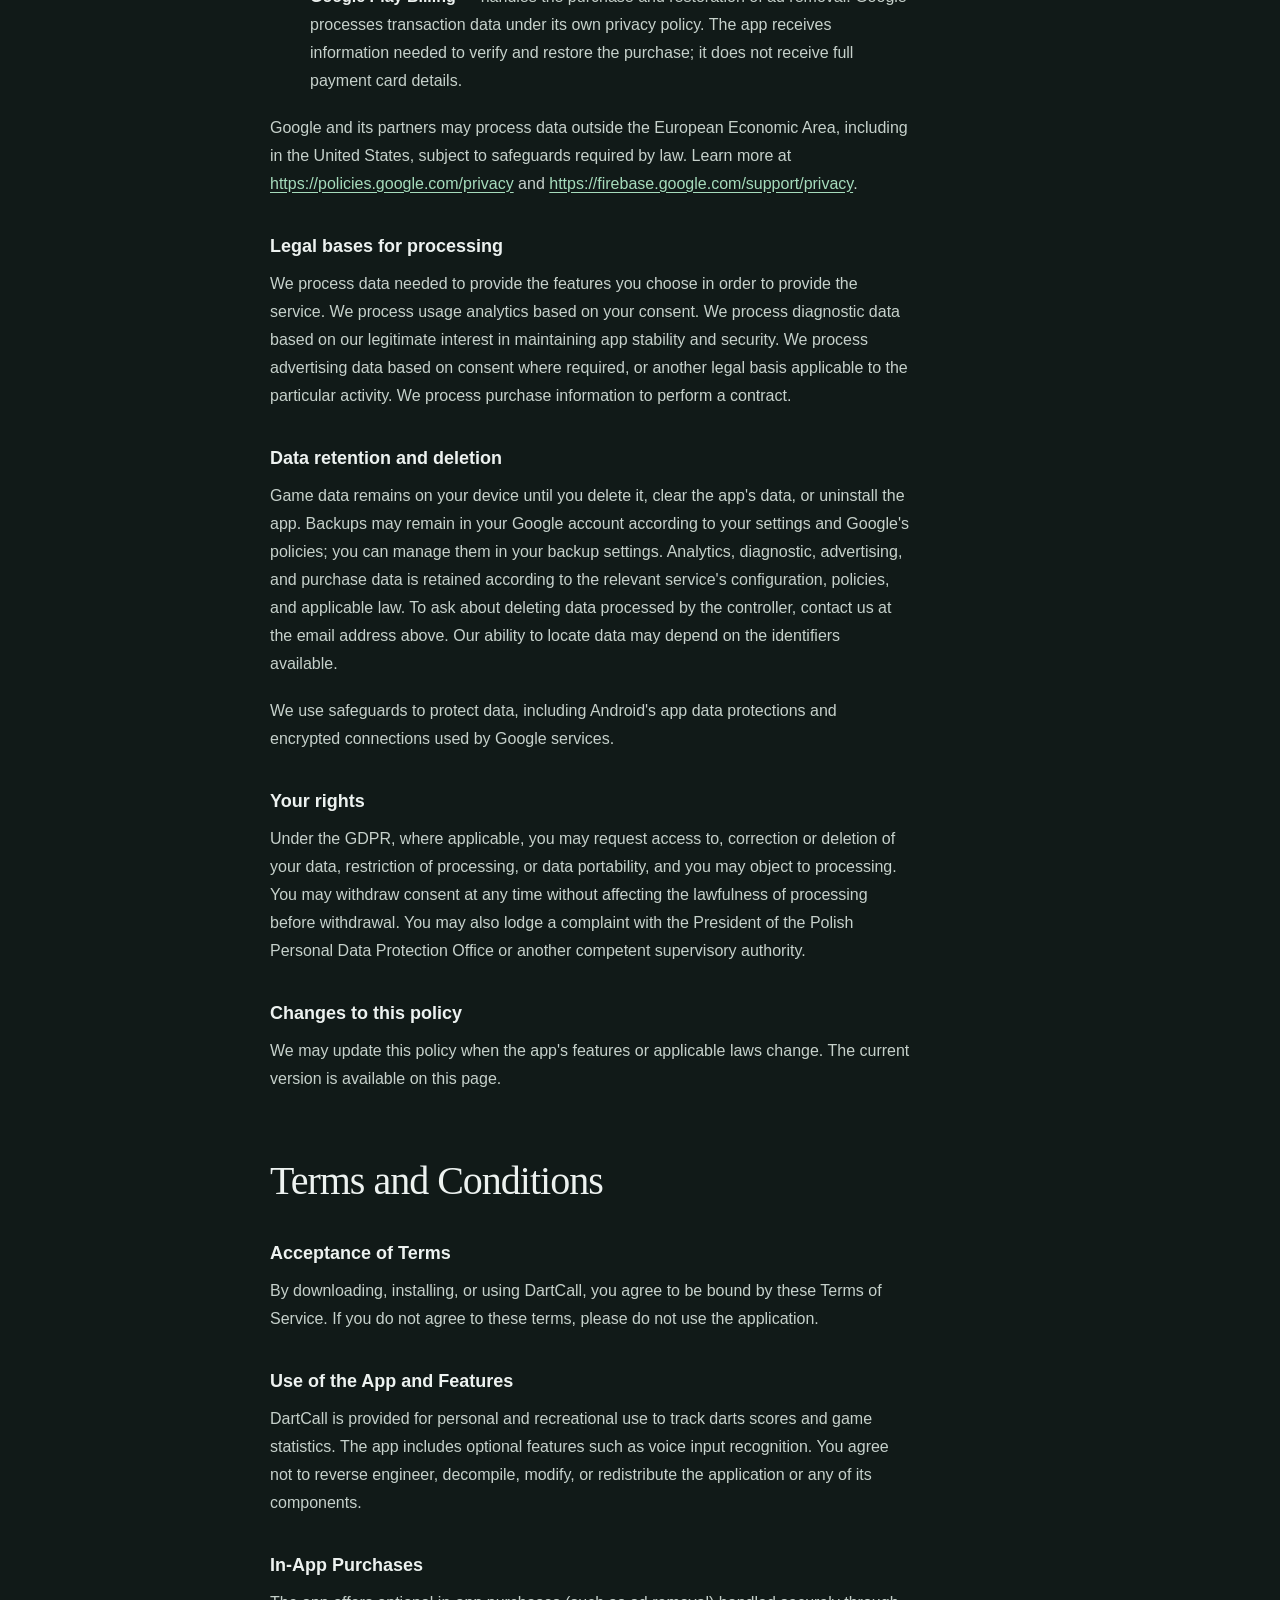
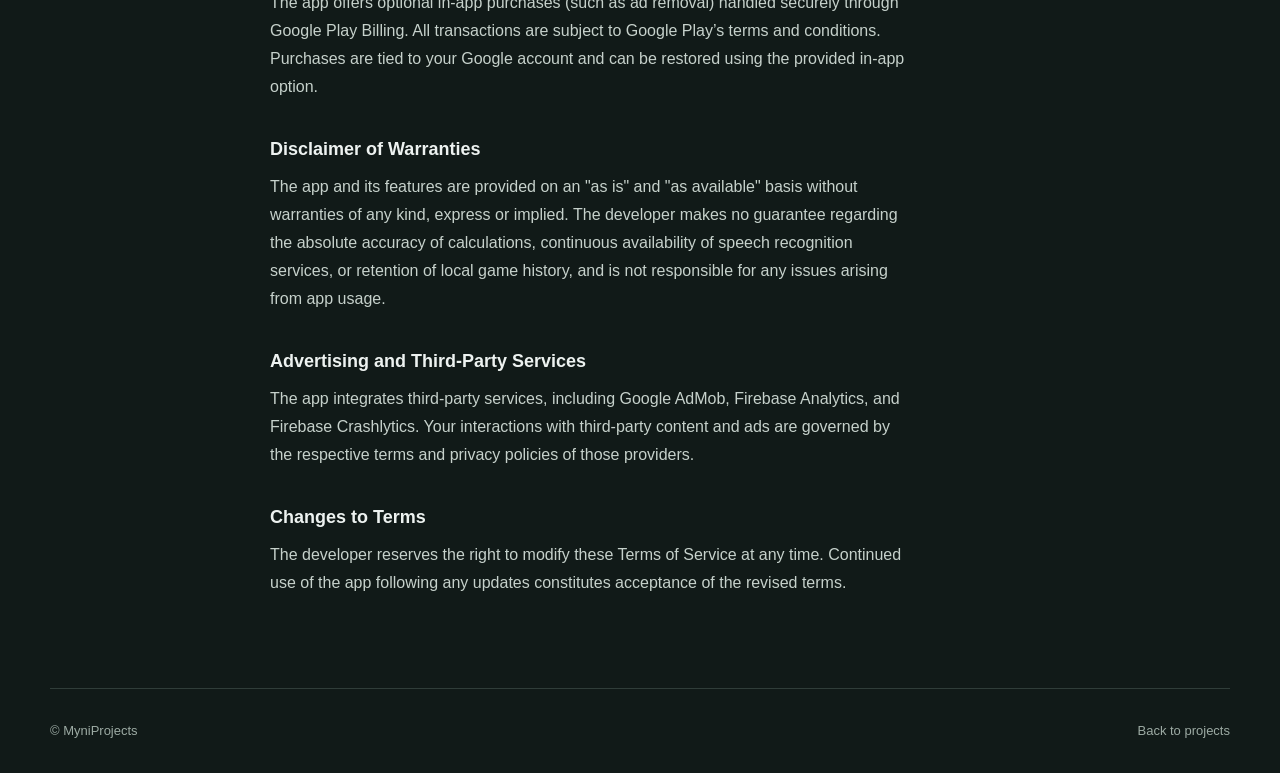
<file: voicedartcalculator.html>
<!doctype html><html lang="en"><head><meta charset="utf-8"><meta name="viewport" content="width=device-width,initial-scale=1"><meta name="description" content="Privacy policy and terms for DartCall: Darts Voice Scorer by MyniProjects."><title>DartCall: Darts Voice Scorer — Privacy &amp; Terms</title><link rel="stylesheet" href="styles.css"><link rel="icon" type="image/png" sizes="48x48" href="/favicon.png"></head><body><header class="header wrap"><a class="brand" href="index.html" aria-label="MyniProjects home"><span class="brand-mark" aria-hidden="true">m<span>.</span></span><span>MyniProjects</span></a><a class="back" href="index.html#apps">All projects</a></header><main class="policy wrap"><div class="policy-top"><p class="eyebrow">PRIVACY &amp; TERMS</p><h1>DartCall: Darts Voice Scorer</h1><p class="document-date">Last updated: October 28, 2026</p><nav class="document-nav" aria-label="On this page"><a href="#privacy">Privacy Policy</a><a href="#terms">Terms and Conditions</a></nav></div>
<article class="document"><h2 id="privacy" tabindex="-1">Privacy Policy</h2>
<h3>Data controller and contact</h3>
<p>The data controller is MyniProjects. </p>
<p>For privacy inquiries, contact us at <a href="mailto:myniprojects@gmail.com">myniprojects@gmail.com</a></p>
<h3>Information we process</h3>
<p>DartCall is an app for tracking darts scores and statistics. Player profiles, names you enter, scores, game history, and settings are stored on your device. They may be included in an Android backup or transferred to another device, depending on your system and Google account settings.</p>
<p>If you use voice input, the app asks for microphone permission and sends your speech to the system's speech recognition service. The app prefers on-device recognition, but depending on the available service, audio may be sent to its provider, such as Google. Processing depends on the selected service. You can revoke microphone permission in Android settings; scores can also be entered manually. The app does not send recordings or recognized speech to Firebase Analytics or Crashlytics.</p>
<p>We use the following Google services:</p>
<ul>
<li><strong>Google Analytics for Firebase</strong> — with your consent, collects information about app usage, such as screens opened, game modes, number of players, and game duration, as well as installation identifiers and device information. We use this information to understand and improve the app. We do not send player names or profile and match identifiers to Analytics. You can change your consent in the privacy section of the app settings. Withdrawing consent stops further collection but does not automatically delete data already transmitted.</li>
<li><strong>Firebase Crashlytics</strong> — automatically collects crash and error reports, diagnostic data, device and app version information, and installation identifiers. We use these to identify and fix problems. Reports may contain technical error messages and stack traces.</li>
<li><strong>Google AdMob</strong> — displays ads and measures their performance. Google and its advertising partners may process information including your IP address, advertising ID, device information, and interactions with ads. Ads may be personalized depending on your choices and applicable law. Where required, the app displays a consent form; available privacy choices can be changed in the app settings. Advertising ID settings are also available in Android settings.</li>
<li><strong>Google Play Billing</strong> — handles the purchase and restoration of ad removal. Google processes transaction data under its own privacy policy. The app receives information needed to verify and restore the purchase; it does not receive full payment card details.</li>
</ul>
<p>Google and its partners may process data outside the European Economic Area, including in the United States, subject to safeguards required by law. Learn more at <a href="https://policies.google.com/privacy">https://policies.google.com/privacy</a> and <a href="https://firebase.google.com/support/privacy">https://firebase.google.com/support/privacy</a>.</p>
<h3>Legal bases for processing</h3>
<p>We process data needed to provide the features you choose in order to provide the service. We process usage analytics based on your consent. We process diagnostic data based on our legitimate interest in maintaining app stability and security. We process advertising data based on consent where required, or another legal basis applicable to the particular activity. We process purchase information to perform a contract.</p>
<h3>Data retention and deletion</h3>
<p>Game data remains on your device until you delete it, clear the app's data, or uninstall the app. Backups may remain in your Google account according to your settings and Google's policies; you can manage them in your backup settings. Analytics, diagnostic, advertising, and purchase data is retained according to the relevant service's configuration, policies, and applicable law. To ask about deleting data processed by the controller, contact us at the email address above. Our ability to locate data may depend on the identifiers available.</p>
<p>We use safeguards to protect data, including Android's app data protections and encrypted connections used by Google services.</p>
<h3>Your rights</h3>
<p>Under the GDPR, where applicable, you may request access to, correction or deletion of your data, restriction of processing, or data portability, and you may object to processing. You may withdraw consent at any time without affecting the lawfulness of processing before withdrawal. You may also lodge a complaint with the President of the Polish Personal Data Protection Office or another competent supervisory authority.</p>
<h3>Changes to this policy</h3>
<p>We may update this policy when the app's features or applicable laws change. The current version is available on this page.</p>
<h2 id="terms" tabindex="-1">Terms and Conditions</h2>
<h3>Acceptance of Terms</h3>
<p>By downloading, installing, or using DartCall, you agree to be bound by these Terms of Service. If you do not agree to these terms, please do not use the application.</p>
<h3>Use of the App and Features</h3>
<p>DartCall is provided for personal and recreational use to track darts scores and game statistics. The app includes optional features such as voice input recognition. You agree not to reverse engineer, decompile, modify, or redistribute the application or any of its components.</p>
<h3>In-App Purchases</h3>
<p>The app offers optional in-app purchases (such as ad removal) handled securely through Google Play Billing. All transactions are subject to Google Play’s terms and conditions. Purchases are tied to your Google account and can be restored using the provided in-app option.</p>
<h3>Disclaimer of Warranties</h3>
<p>The app and its features are provided on an &quot;as is&quot; and &quot;as available&quot; basis without warranties of any kind, express or implied. The developer makes no guarantee regarding the absolute accuracy of calculations, continuous availability of speech recognition services, or retention of local game history, and is not responsible for any issues arising from app usage.</p>
<h3>Advertising and Third-Party Services</h3>
<p>The app integrates third-party services, including Google AdMob, Firebase Analytics, and Firebase Crashlytics. Your interactions with third-party content and ads are governed by the respective terms and privacy policies of those providers.</p>
<h3>Changes to Terms</h3>
<p>The developer reserves the right to modify these Terms of Service at any time. Continued use of the app following any updates constitutes acceptance of the revised terms.</p></article></main><footer class="footer wrap"><span>© MyniProjects</span><a href="index.html#apps">Back to projects</a></footer></body></html>
</file>
<file: styles.css>
:root {
  color-scheme: dark;
  --ink: #edf2f0;
  --muted: #a6b4ae;
  --line: #303d39;
  --paper: #111a18;
  --accent: #8bcdb0;
  --serif: Georgia, 'Times New Roman', serif;
}

* { box-sizing: border-box; }

@media (prefers-reduced-motion: no-preference) {
  html { scroll-behavior: smooth; }
  .plus { transition: transform .2s; }
}

body {
  margin: 0;
  color: var(--ink);
  background: var(--paper);
  font-family: 'Segoe UI', Arial, sans-serif;
  font-size: 16px;
}

a { color: inherit; }

:focus-visible {
  outline: 3px solid #d9944b;
  outline-offset: 4px;
}

.wrap {
  width: min(1180px, calc(100% - 64px));
  margin-inline: auto;
}

.header {
  min-height: 98px;
  display: flex;
  flex-wrap: wrap;
  align-items: center;
  justify-content: space-between;
  gap: 8px 16px;
  padding-block: 12px;
  border-bottom: 1px solid var(--line);
}

.brand {
  display: inline-flex;
  align-items: center;
  gap: 12px;
  text-decoration: none;
  font-size: 17px;
  font-weight: 700;
  letter-spacing: -.04em;
}

.brand-mark {
  display: grid;
  place-content: center;
  grid-auto-flow: column;
  width: 38px;
  height: 38px;
  border-radius: 10px;
  background: #e3eee8;
  color: #173b2e;
  font: 25px var(--serif);
}

.brand-mark span { color: #24775f; }

.header nav { display: flex; gap: 34px; }

.header nav a, .back {
  display: inline-flex;
  align-items: center;
  min-height: 44px;
  color: #c2d0ca;
  font-size: 14px;
  font-weight: 600;
  text-decoration: none;
}

.header a:hover, .footer a:hover { color: var(--accent); }

.hero {
  min-height: 510px;
  display: flex;
  align-items: center;
  justify-content: space-between;
  gap: 24px;
  padding-block: 56px 64px;
}

.eyebrow {
  margin: 0 0 24px;
  color: var(--accent);
  font-size: 12px;
  font-weight: 750;
  letter-spacing: .16em;
  text-transform: uppercase;
}

.eyebrow-line {
  display: inline-block;
  width: 26px;
  height: 2px;
  margin-right: 10px;
  background: var(--accent);
  vertical-align: middle;
}

.hero h1 {
  margin: 0 0 27px;
  font: 400 clamp(64px, 7vw, 100px)/.99 var(--serif);
  letter-spacing: -.065em;
}

.hero h1 em { color: var(--accent); }

.intro {
  max-width: 460px;
  margin: 0 0 24px;
  color: #b3c2bb;
  font-size: 18px;
  line-height: 1.75;
}

.hero-link {
  display: inline-flex;
  align-items: center;
  gap: 20px;
  min-height: 44px;
  border-bottom: 1px solid #97b1a4;
  font-size: 14px;
  font-weight: 700;
  text-decoration: none;
}

.hero-link:hover, .hero-link span { color: var(--accent); }
.hero-link span { font-size: 19px; }

.hero-art {
  position: relative;
  display: grid;
  flex: none;
  place-items: center;
  width: clamp(230px, 32vw, 380px);
  aspect-ratio: 1;
}

.orbit {
  position: absolute;
  border: 1px solid #38564a;
  border-radius: 50%;
}

.orbit-one { inset: 6%; }
.orbit-two { inset: 18%; }

.art-center {
  display: grid;
  grid-auto-flow: column;
  place-content: center;
  width: 40%;
  aspect-ratio: 1;
  border-radius: 29%;
  background: #285745;
  color: #fff;
  font: clamp(54px, 7vw, 90px) var(--serif);
  transform: rotate(-8deg);
}

.art-center span { color: var(--accent); }
.art-dot { position: absolute; border-radius: 50%; background: #72ad8e; }
.dot-one { width: 16px; height: 16px; top: 8%; left: 28%; }
.dot-two { width: 11px; height: 11px; right: 6%; bottom: 42%; background: #d7a366; }
.dot-three { width: 9px; height: 9px; bottom: 19%; left: 21%; }

.projects { padding-block: 72px 88px; background: #192522; }

.section-head, .contact {
  display: flex;
  align-items: end;
  justify-content: space-between;
  gap: 30px;
}

.section-head { margin-bottom: 32px; }

.section-head h2, .contact h2 {
  margin: 0;
  font: 400 clamp(42px, 5vw, 60px)/1 var(--serif);
  letter-spacing: -.055em;
}

.section-head h2 span, .contact h2 span { color: var(--accent); }
.section-head > p { margin: 0; color: var(--muted); line-height: 1.6; }

.app-grid {
  display: grid;
  grid-template-columns: repeat(2, minmax(0, 1fr));
  align-items: start;
  gap: 14px;
}

.app-card {
  border: 1px solid #34463d;
  border-radius: 12px;
  background: #22312b;
}

.card-toggle {
  display: flex;
  align-items: center;
  gap: 20px;
  width: 100%;
  min-height: 132px;
  padding: 23px;
  border: 0;
  border-radius: 11px;
  background: transparent;
  color: inherit;
  font: inherit;
  text-align: left;
  cursor: pointer;
}

.card-toggle:hover { background: #293c33; }
.card-toggle:focus-visible { outline-offset: -4px; }
.card-toggle[aria-expanded="true"] { border-radius: 11px 11px 0 0; }

.app-artwork {
  display: grid;
  flex: none;
  width: 76px;
  height: 76px;
  overflow: hidden;
  border-radius: 17px;
}

.app-icon, .fallback {
  grid-area: 1 / 1;
  width: 100%;
  height: 100%;
}

.app-icon { object-fit: cover; opacity: 0; }
.app-icon.is-loaded { opacity: 1; }

.fallback {
  display: grid;
  place-items: center;
  background: #354b3f;
  color: #b7e4ca;
  font: 36px var(--serif);
}

.app-info { display: flex; flex-direction: column; min-width: 0; gap: 6px; }

.category {
  color: var(--accent);
  font-size: 11px;
  font-weight: 750;
  letter-spacing: .13em;
  text-transform: uppercase;
}

.app-info strong { font-size: 17px; letter-spacing: -.02em; }
.app-description { color: #abbab2; font-size: 14px; line-height: 1.4; }

.plus {
  flex: none;
  margin-left: auto;
  color: #9cc7ae;
  font-size: 26px;
  font-weight: 300;
  line-height: 1;
}

.card-toggle[aria-expanded="true"] .plus { transform: rotate(45deg); }

.actions {
  display: flex;
  flex-wrap: wrap;
  gap: 10px;
  padding: 15px 23px 20px;
  border-top: 1px solid #3a4b42;
}

.actions[hidden], .fallback[hidden] { display: none; }

.actions a, .document-nav a {
  display: inline-flex;
  align-items: center;
  min-height: 44px;
  padding: 8px 12px;
  border: 1px solid #567163;
  border-radius: 7px;
  font-size: 14px;
  font-weight: 650;
  text-decoration: none;
}

.actions .play-link { border-color: #a8dfbf; background: #a8dfbf; color: #143225; }
.actions a:hover, .document-nav a:hover { text-decoration: underline; text-underline-offset: 3px; }

.contact { padding-block: 72px 80px; }

.contact > a {
  color: #a5dcbd;
  font-size: 17px;
  overflow-wrap: anywhere;
  text-underline-offset: 6px;
}

.footer {
  display: flex;
  align-items: center;
  justify-content: space-between;
  gap: 20px;
  padding-block: 20px;
  border-top: 1px solid var(--line);
  color: #9caaa3;
  font-size: 13px;
}

.footer a { display: inline-flex; align-items: center; min-height: 44px; text-decoration: none; }
.policy { max-width: 740px; }
.policy-top { padding-block: 64px 28px; border-bottom: 1px solid var(--line); }

.policy-top h1 {
  margin: 0;
  font: 400 clamp(39px, 6vw, 68px)/1.1 var(--serif);
  letter-spacing: -.055em;
  overflow-wrap: anywhere;
}

.document-date { color: var(--muted); font-size: 14px; }
.policy-top .document-date { margin: 18px 0 0; }
.document-nav { display: flex; flex-wrap: wrap; gap: 10px; margin-top: 24px; }

.document {
  max-width: 72ch;
  padding-block: 32px 72px;
  color: #c6d1cb;
  line-height: 1.75;
  overflow-wrap: anywhere;
}

.document h2, .document h3 { color: var(--ink); scroll-margin-top: 24px; }

.document h2 {
  margin: 1.6em 0 .7em;
  font: 400 clamp(31px, 4vw, 40px)/1.2 var(--serif);
  letter-spacing: -.025em;
}

.document h2:first-child { margin-top: 0; }
.document h3 { margin: 2em 0 .6em; font-size: 18px; line-height: 1.4; }
.document p, .document ul { margin: 0 0 1.2em; }
.document li + li { margin-top: .75em; }
.document a { color: #a6dcbc; text-underline-offset: 3px; }
.document strong { color: var(--ink); }
.document section[lang] { margin-top: 56px; padding-top: 32px; border-top: 1px solid var(--line); }

@media (max-width: 800px) {
  .app-grid { grid-template-columns: 1fr; }
}

@media (max-width: 700px) {
  .wrap { width: calc(100% - 40px); }
  .header { min-height: 76px; }
  .header nav { gap: 16px; }
  .hero { display: block; min-height: 0; padding-block: 54px 58px; }
  .hero h1 { font-size: clamp(43px, 12vw, 78px); }
  .hero-art { display: none; }
  .intro { font-size: 17px; }
  .projects { padding-block: 48px 56px; }
  .section-head, .contact { display: block; }
  .section-head > p { margin-top: 14px; }
  .card-toggle { min-height: 104px; gap: 14px; padding: 16px; }
  .app-artwork { width: 60px; height: 60px; border-radius: 14px; }
  .actions { padding: 12px 16px 16px; }
  .contact { padding-block: 54px 60px; }
  .contact > a { display: inline-block; margin-top: 20px; }
  .policy-top { padding-top: 42px; }
  .document { padding-bottom: 56px; }
}

@media (max-width: 380px) {
  .wrap { width: calc(100% - 32px); }
  .header { gap: 4px 12px; }
  .header nav { gap: 12px; }
  .brand { font-size: 16px; gap: 8px; }
  .brand-mark { width: 32px; height: 32px; font-size: 22px; }
}
</file>
